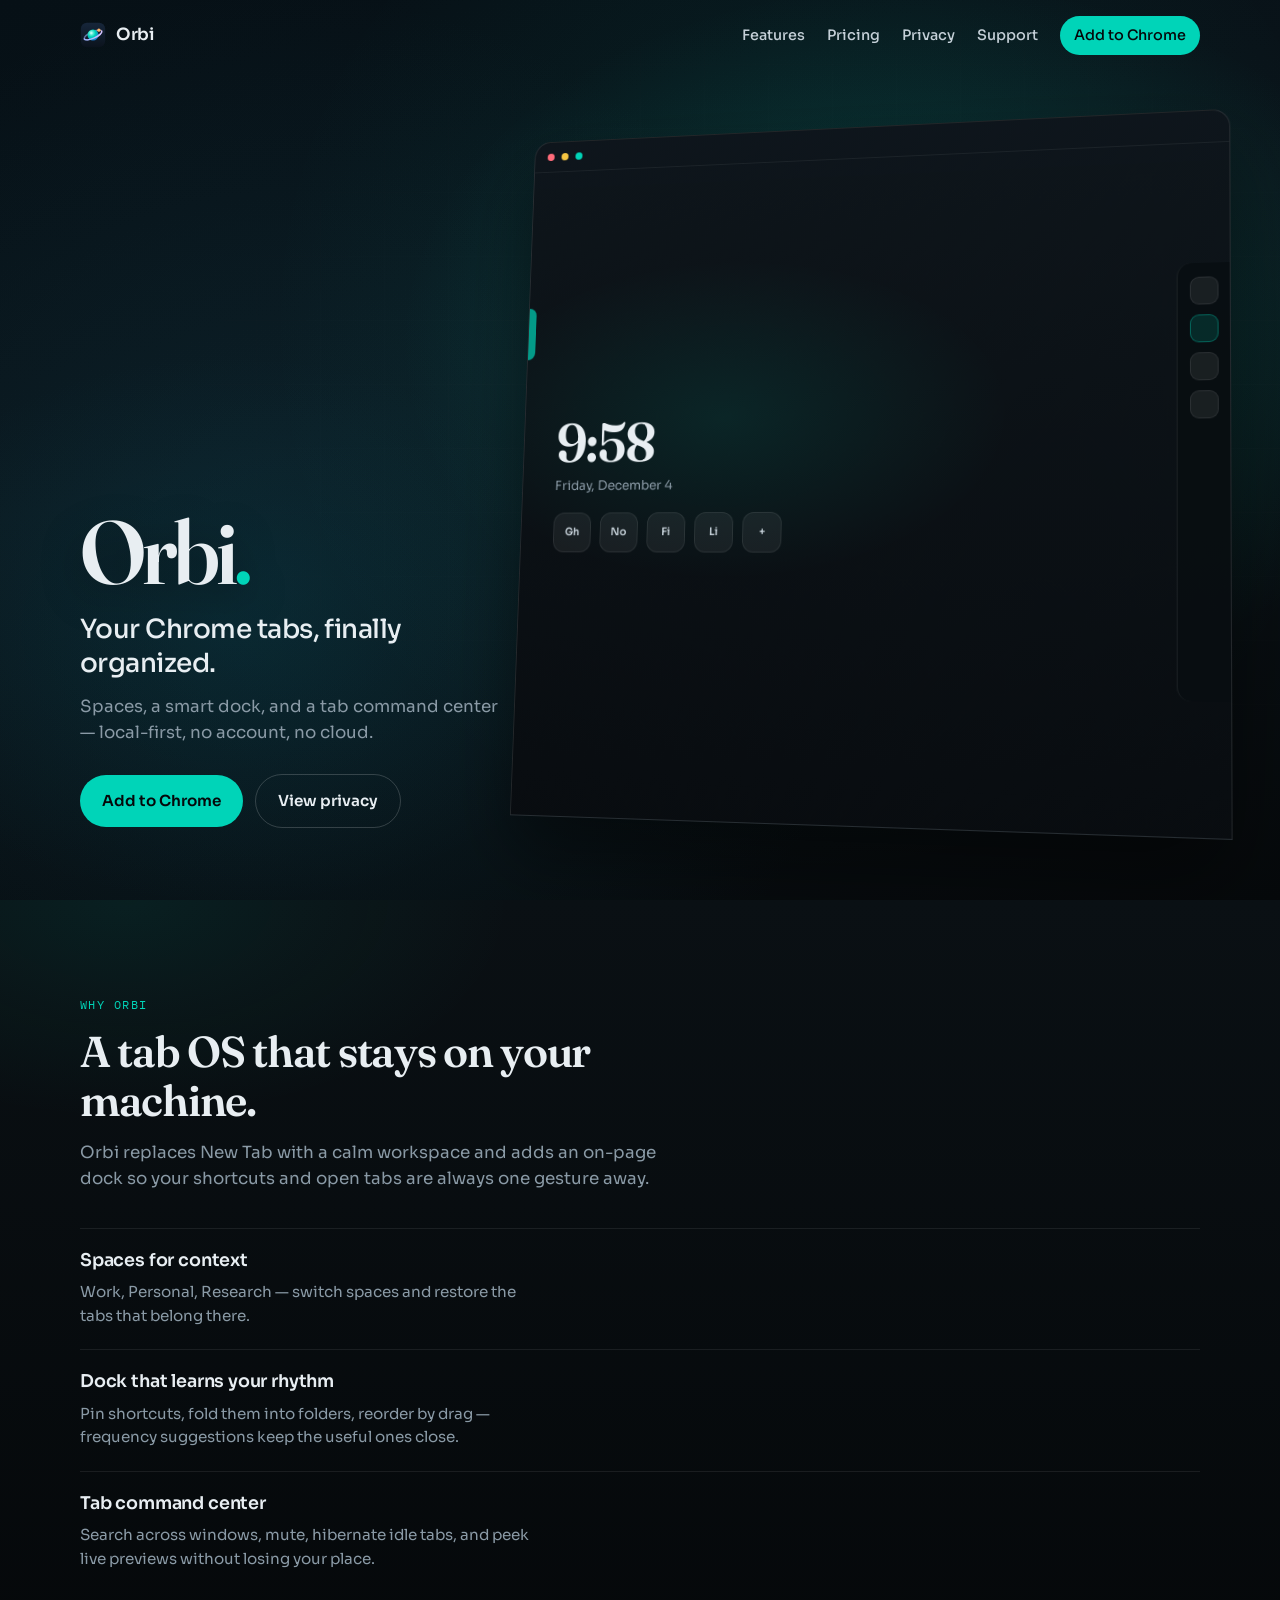
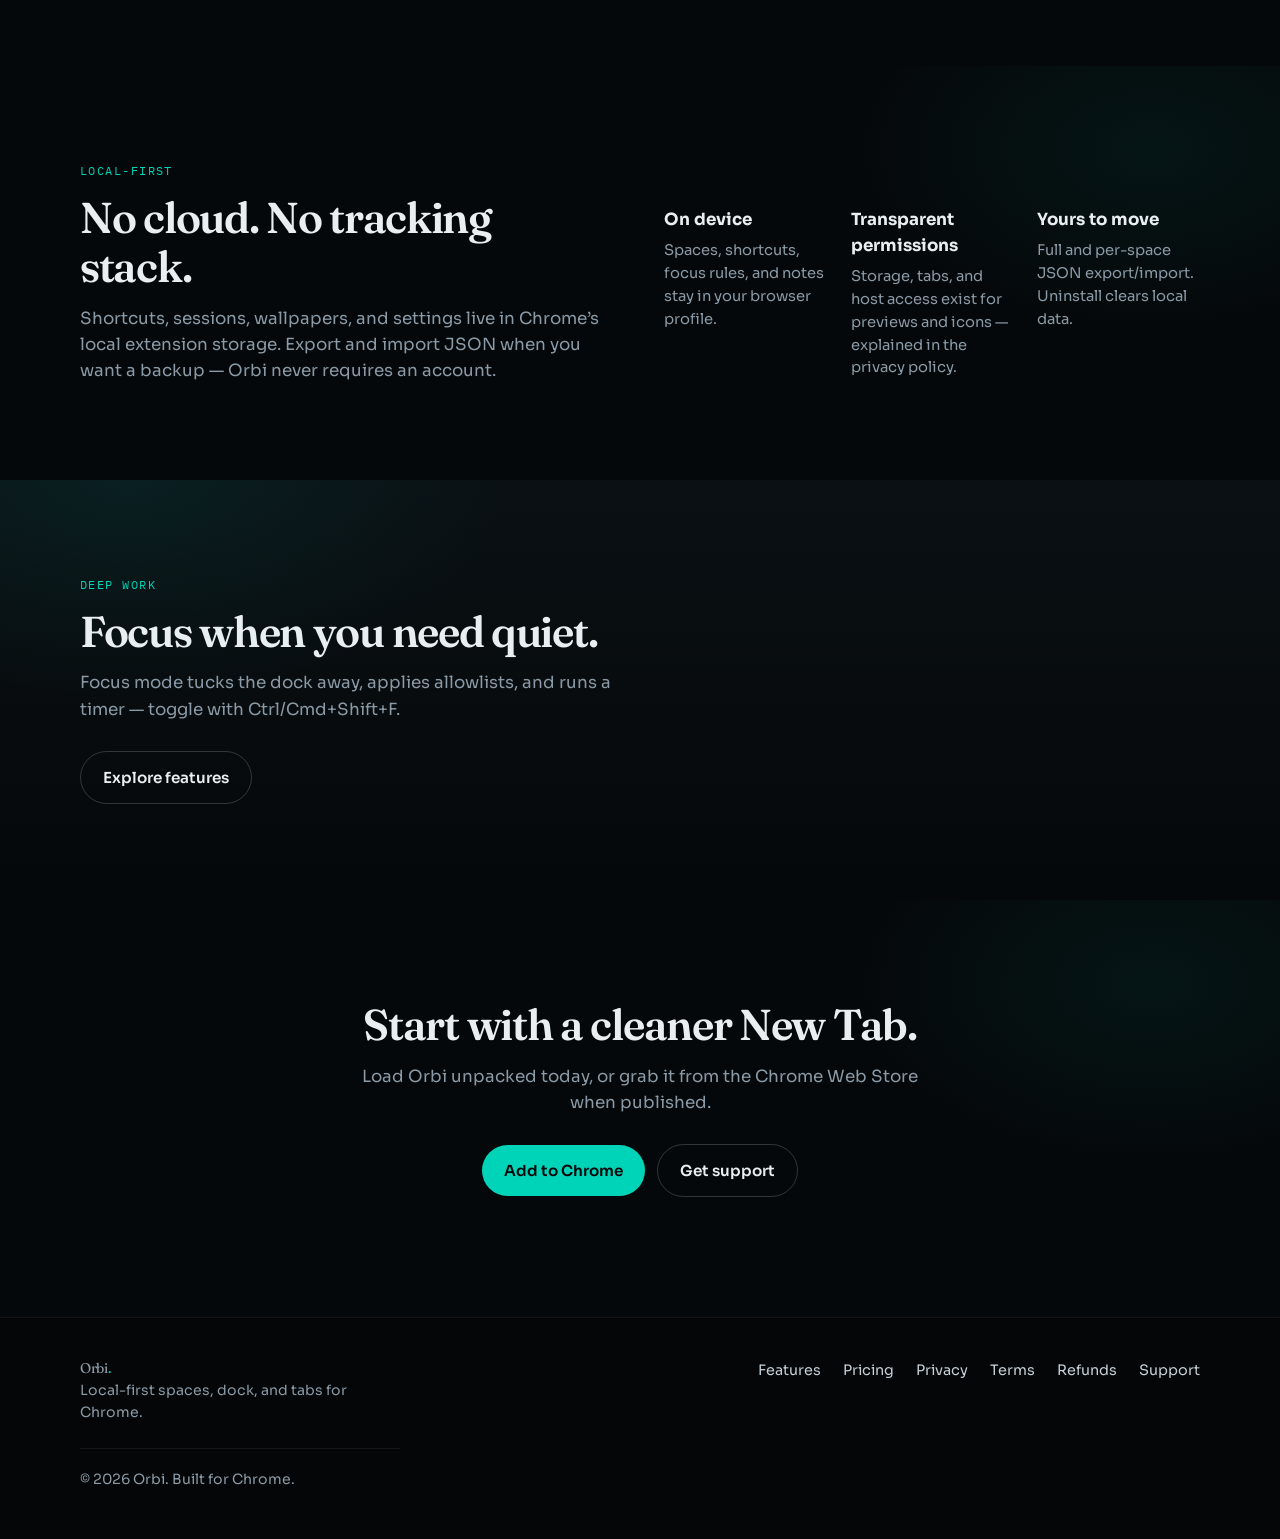
<file: index.html>
<!DOCTYPE html>
<html lang="en">
<head>
  <meta charset="UTF-8" />
  <meta name="viewport" content="width=device-width, initial-scale=1.0" />
  <!-- seo:start -->
  <meta name="description" content="Orbi turns Chrome's new tab into workspaces: separate spaces for work and personal, a smart shortcut dock, a tab manager with search, saved sessions, focus mode, and animated Material You wallpapers. Free." />
  <meta name="robots" content="index, follow, max-image-preview:large" />
  <link rel="canonical" href="https://orbi-new-tab-live-wallpapers-shortc.vercel.app/" />
  <meta name="theme-color" content="#05080a" />
  <meta property="og:type" content="website" />
  <meta property="og:site_name" content="Orbi" />
  <meta property="og:title" content="Orbi — New Tab Workspaces, Tab Manager &amp; Live Wallpapers for Chrome" />
  <meta property="og:description" content="Orbi turns Chrome's new tab into workspaces: separate spaces for work and personal, a smart shortcut dock, a tab manager with search, saved sessions, focus mode, and animated Material You wallpapers. Free." />
  <meta property="og:url" content="https://orbi-new-tab-live-wallpapers-shortc.vercel.app/" />
  <meta property="og:image" content="https://orbi-new-tab-live-wallpapers-shortc.vercel.app/assets/og-image.png" />
  <meta property="og:image:width" content="1200" />
  <meta property="og:image:height" content="630" />
  <meta property="og:image:alt" content="Orbi new tab with spaces, a shortcut dock, and an animated wallpaper" />
  <meta name="twitter:card" content="summary_large_image" />
  <meta name="twitter:title" content="Orbi — New Tab Workspaces, Tab Manager &amp; Live Wallpapers for Chrome" />
  <meta name="twitter:description" content="Orbi turns Chrome's new tab into workspaces: separate spaces for work and personal, a smart shortcut dock, a tab manager with search, saved sessions, focus mode, and animated Material You wallpapers. Free." />
  <meta name="twitter:image" content="https://orbi-new-tab-live-wallpapers-shortc.vercel.app/assets/og-image.png" />
  <script type="application/ld+json">{"@context":"https://schema.org","@type":"SoftwareApplication","name":"Orbi — Spaces, Tabs & Shortcut Dock","alternateName":"Orbi New Tab","applicationCategory":"BrowserApplication","applicationSubCategory":"Productivity","operatingSystem":"Google Chrome","url":"https://orbi-new-tab-live-wallpapers-shortc.vercel.app/","downloadUrl":"https://chromewebstore.google.com/detail/mlhchpbioeplikcfpmidjjmmdemodjef","installUrl":"https://chromewebstore.google.com/detail/mlhchpbioeplikcfpmidjjmmdemodjef","image":"https://orbi-new-tab-live-wallpapers-shortc.vercel.app/assets/og-image.png","description":"Orbi turns Chrome's new tab into workspaces: separate spaces for work and personal, a smart shortcut dock, a tab manager with search, saved sessions, focus mode, and animated Material You wallpapers. Free.","featureList":["Workspaces (spaces) for work, personal, and research","Tab manager with search across windows","Chrome tab groups per space","Smart shortcut dock","Session save and restore","Focus mode with timer and site blocking","Animated Material You and live wallpapers","Video wallpapers"],"offers":[{"@type":"Offer","name":"Free","price":"0","priceCurrency":"USD"},{"@type":"Offer","name":"Orbi Pro Monthly","price":"3.99","priceCurrency":"USD"},{"@type":"Offer","name":"Orbi Pro Yearly","price":"29.00","priceCurrency":"USD"},{"@type":"Offer","name":"Orbi Pro Lifetime","price":"59.00","priceCurrency":"USD"}],"publisher":{"@type":"Organization","name":"Fenwick Labs","url":"https://orbi-new-tab-live-wallpapers-shortc.vercel.app/"}}</script>
  <!-- seo:end -->
  <title>Orbi — New Tab Workspaces, Tab Manager &amp; Live Wallpapers for Chrome</title>
  <link rel="preconnect" href="https://fonts.googleapis.com" />
  <link rel="preconnect" href="https://fonts.gstatic.com" crossorigin />
  <link href="https://fonts.googleapis.com/css2?family=Fraunces:opsz,wght@9..144,500;9..144,600&family=IBM+Plex+Mono:wght@400;500&family=Sora:wght@400;500;600;700&display=swap" rel="stylesheet" />
  <link rel="icon" href="assets/favicon.png" />
  <link rel="stylesheet" href="css/site.css" />
</head>
<body>
  <a class="skip-link" href="#main">Skip to content</a>

  <header class="site-header">
    <div class="inner">
      <a class="brand-mark" href="index.html"><span class="orb" aria-hidden="true"></span> Orbi</a>
      <button class="nav-toggle" type="button" aria-label="Menu" aria-expanded="false" aria-controls="site-nav">
        <span></span><span></span><span></span>
      </button>
      <ul class="nav-links" id="site-nav">
        <li><a href="features.html">Features</a></li>
        <li><a href="pricing.html">Pricing</a></li>
        <li><a href="privacy.html">Privacy</a></li>
        <li><a href="support.html">Support</a></li>
        <li><a class="nav-cta" href="#install">Add to Chrome</a></li>
      </ul>
    </div>
  </header>

  <main id="main">
    <section class="hero" aria-label="Orbi">
      <div class="hero-visual" aria-hidden="true">
        <div class="hero-mesh"></div>
        <div class="product-stage">
          <div class="product-frame">
            <div class="product-topbar"><i></i><i></i><i></i></div>
            <div class="product-body">
              <div>
                <div class="fake-clock" data-live-clock>9:41</div>
                <div class="fake-date" data-live-date>Friday, August 7</div>
              </div>
              <div class="shortcut-row">
                <div class="shortcut-chip">Gh</div>
                <div class="shortcut-chip">No</div>
                <div class="shortcut-chip">Fi</div>
                <div class="shortcut-chip">Li</div>
                <div class="shortcut-chip">+</div>
              </div>
              <div class="tab-peek"></div>
              <div class="dock-rail">
                <span></span><span></span><span></span><span></span>
              </div>
            </div>
          </div>
        </div>
      </div>

      <div class="hero-copy">
        <p class="hero-brand">Orbi<span class="dot">.</span></p>
        <h1 class="hero-headline">Your Chrome tabs, finally organized.</h1>
        <p class="hero-lede">Spaces, a smart dock, and a tab command center — local-first, no account, no cloud.</p>
        <div class="cta-row">
          <a class="btn btn-primary" id="install" href="#install">Add to Chrome</a>
          <a class="btn btn-ghost" href="privacy.html">View privacy</a>
        </div>
      </div>
    </section>

    <section class="section band-ink">
      <div class="inner">
        <p class="section-kicker reveal">Why Orbi</p>
        <h2 class="section-title reveal">A tab OS that stays on your machine.</h2>
        <p class="section-lede reveal">Orbi replaces New Tab with a calm workspace and adds an on-page dock so your shortcuts and open tabs are always one gesture away.</p>
        <ul class="feature-list">
          <li class="reveal">
            <h3>Spaces for context</h3>
            <p>Work, Personal, Research — switch spaces and restore the tabs that belong there.</p>
          </li>
          <li class="reveal">
            <h3>Dock that learns your rhythm</h3>
            <p>Pin shortcuts, fold them into folders, reorder by drag — frequency suggestions keep the useful ones close.</p>
          </li>
          <li class="reveal">
            <h3>Tab command center</h3>
            <p>Search across windows, mute, hibernate idle tabs, and peek live previews without losing your place.</p>
          </li>
        </ul>
      </div>
    </section>

    <section class="section band-deep">
      <div class="inner split">
        <div>
          <p class="section-kicker reveal">Local-first</p>
          <h2 class="section-title reveal">No cloud. No tracking stack.</h2>
          <p class="section-lede reveal">Shortcuts, sessions, wallpapers, and settings live in Chrome’s local extension storage. Export and import JSON when you want a backup — Orbi never requires an account.</p>
        </div>
        <div class="local-strip reveal">
          <div>
            <strong>On device</strong>
            <p>Spaces, shortcuts, focus rules, and notes stay in your browser profile.</p>
          </div>
          <div>
            <strong>Transparent permissions</strong>
            <p>Storage, tabs, and host access exist for previews and icons — explained in the privacy policy.</p>
          </div>
          <div>
            <strong>Yours to move</strong>
            <p>Full and per-space JSON export/import. Uninstall clears local data.</p>
          </div>
        </div>
      </div>
    </section>

    <section class="section band-ink">
      <div class="inner">
        <p class="section-kicker reveal">Deep work</p>
        <h2 class="section-title reveal">Focus when you need quiet.</h2>
        <p class="section-lede reveal">Focus mode tucks the dock away, applies allowlists, and runs a timer — toggle with Ctrl/Cmd+Shift+F.</p>
        <div class="cta-row reveal" style="margin-top: 28px;">
          <a class="btn btn-ghost" href="features.html">Explore features</a>
        </div>
      </div>
    </section>

    <section class="closing band-deep">
      <div class="inner">
        <h2 class="section-title reveal">Start with a cleaner New Tab.</h2>
        <p class="section-lede reveal">Load Orbi unpacked today, or grab it from the Chrome Web Store when published.</p>
        <div class="cta-row reveal">
          <a class="btn btn-primary" href="#install">Add to Chrome</a>
          <a class="btn btn-ghost" href="support.html">Get support</a>
        </div>
      </div>
    </section>
  </main>

  <footer class="site-footer">
    <div class="inner">
      <div>
        <p class="footer-brand">Orbi<span>.</span></p>
        <p>Local-first spaces, dock, and tabs for Chrome.</p>
      </div>
      <ul class="footer-nav">
        <li><a href="features.html">Features</a></li>
        <li><a href="pricing.html">Pricing</a></li>
        <li><a href="privacy.html">Privacy</a></li>
        <li><a href="terms.html">Terms</a></li>
        <li><a href="refund.html">Refunds</a></li>
        <li><a href="support.html">Support</a></li>
      </ul>
      <p class="footer-copy">© 2026 Orbi. Built for Chrome.</p>
    </div>
  </footer>

  <script src="js/site.js"></script>
</body>
</html>
</file>
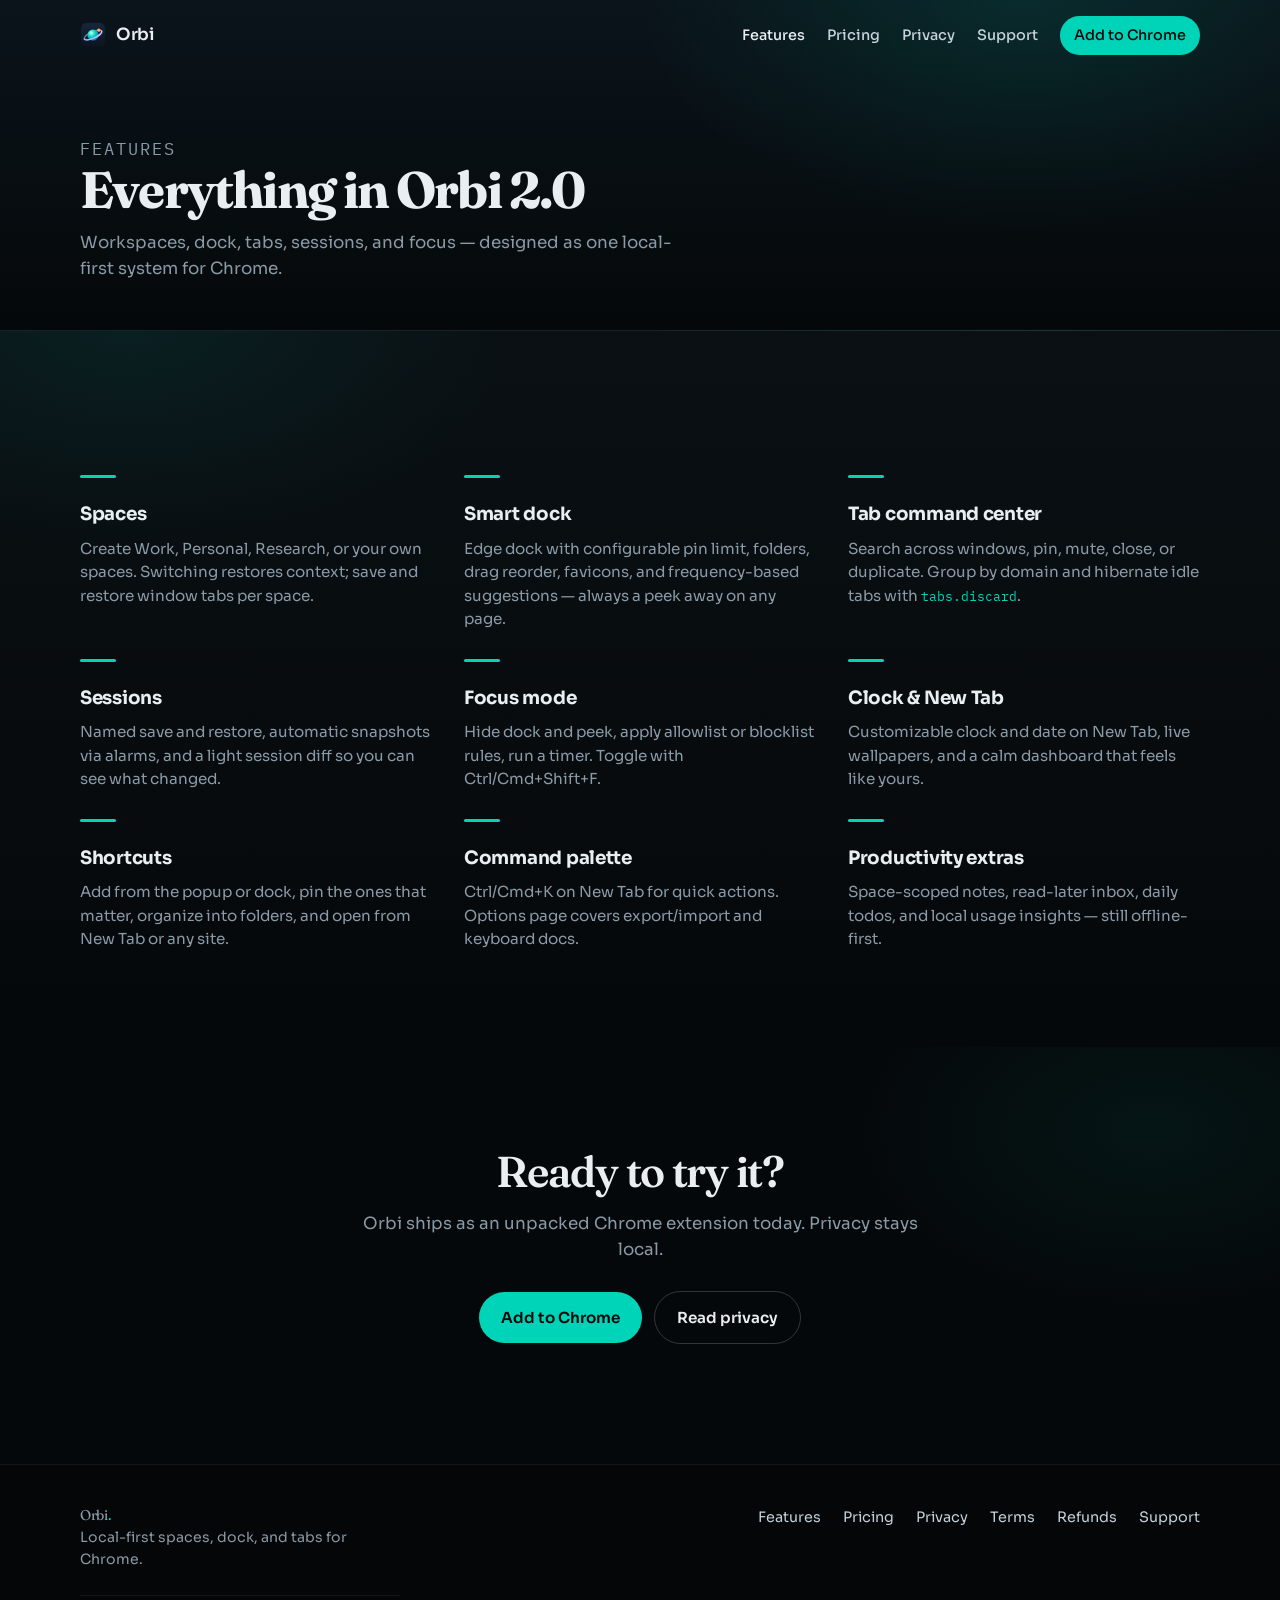
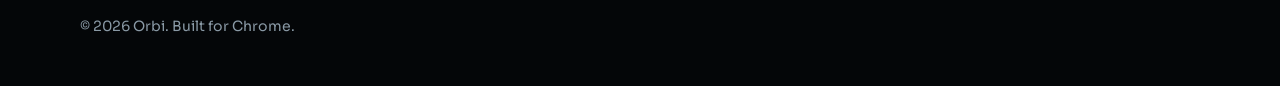
<file: features.html>
<!DOCTYPE html>
<html lang="en">
<head>
  <meta charset="UTF-8" />
  <meta name="viewport" content="width=device-width, initial-scale=1.0" />
  <!-- seo:start -->
  <meta name="description" content="Everything Orbi does: workspaces with their own tabs and shortcuts, a tab command center, tab groups by space, session restore, focus mode with a timer, and animated live wallpapers for your Chrome new tab." />
  <meta name="robots" content="index, follow, max-image-preview:large" />
  <link rel="canonical" href="https://orbi-new-tab-live-wallpapers-shortc.vercel.app/features.html" />
  <meta name="theme-color" content="#05080a" />
  <meta property="og:type" content="website" />
  <meta property="og:site_name" content="Orbi" />
  <meta property="og:title" content="Features — Spaces, Tab Manager, Shortcut Dock &amp; Wallpapers | Orbi" />
  <meta property="og:description" content="Everything Orbi does: workspaces with their own tabs and shortcuts, a tab command center, tab groups by space, session restore, focus mode with a timer, and animated live wallpapers for your Chrome new tab." />
  <meta property="og:url" content="https://orbi-new-tab-live-wallpapers-shortc.vercel.app/features.html" />
  <meta property="og:image" content="https://orbi-new-tab-live-wallpapers-shortc.vercel.app/assets/og-image.png" />
  <meta property="og:image:width" content="1200" />
  <meta property="og:image:height" content="630" />
  <meta property="og:image:alt" content="Orbi new tab with spaces, a shortcut dock, and an animated wallpaper" />
  <meta name="twitter:card" content="summary_large_image" />
  <meta name="twitter:title" content="Features — Spaces, Tab Manager, Shortcut Dock &amp; Wallpapers | Orbi" />
  <meta name="twitter:description" content="Everything Orbi does: workspaces with their own tabs and shortcuts, a tab command center, tab groups by space, session restore, focus mode with a timer, and animated live wallpapers for your Chrome new tab." />
  <meta name="twitter:image" content="https://orbi-new-tab-live-wallpapers-shortc.vercel.app/assets/og-image.png" />
  <!-- seo:end -->
  <title>Features — Spaces, Tab Manager, Shortcut Dock &amp; Wallpapers | Orbi</title>
  <link rel="preconnect" href="https://fonts.googleapis.com" />
  <link rel="preconnect" href="https://fonts.gstatic.com" crossorigin />
  <link href="https://fonts.googleapis.com/css2?family=Fraunces:opsz,wght@9..144,500;9..144,600&family=IBM+Plex+Mono:wght@400;500&family=Sora:wght@400;500;600;700&display=swap" rel="stylesheet" />
  <link rel="icon" href="assets/favicon.png" />
  <link rel="stylesheet" href="css/site.css" />
</head>
<body>
  <a class="skip-link" href="#main">Skip to content</a>

  <header class="site-header">
    <div class="inner">
      <a class="brand-mark" href="index.html"><span class="orb" aria-hidden="true"></span> Orbi</a>
      <button class="nav-toggle" type="button" aria-label="Menu" aria-expanded="false" aria-controls="site-nav">
        <span></span><span></span><span></span>
      </button>
      <ul class="nav-links" id="site-nav">
        <li><a href="features.html" aria-current="page">Features</a></li>
        <li><a href="pricing.html">Pricing</a></li>
        <li><a href="privacy.html">Privacy</a></li>
        <li><a href="support.html">Support</a></li>
        <li><a class="nav-cta" href="index.html#install">Add to Chrome</a></li>
      </ul>
    </div>
  </header>

  <main id="main">
    <header class="page-hero">
      <div class="inner">
        <p class="section-kicker">Features</p>
        <h1>Everything in Orbi 2.0</h1>
        <p>Workspaces, dock, tabs, sessions, and focus — designed as one local-first system for Chrome.</p>
      </div>
    </header>

    <section class="section band-ink">
      <div class="inner">
        <div class="feature-grid">
          <article class="feature-item reveal">
            <span class="mark" aria-hidden="true"></span>
            <h3>Spaces</h3>
            <p>Create Work, Personal, Research, or your own spaces. Switching restores context; save and restore window tabs per space.</p>
          </article>
          <article class="feature-item reveal">
            <span class="mark" aria-hidden="true"></span>
            <h3>Smart dock</h3>
            <p>Edge dock with configurable pin limit, folders, drag reorder, favicons, and frequency-based suggestions — always a peek away on any page.</p>
          </article>
          <article class="feature-item reveal">
            <span class="mark" aria-hidden="true"></span>
            <h3>Tab command center</h3>
            <p>Search across windows, pin, mute, close, or duplicate. Group by domain and hibernate idle tabs with <code style="font-family:var(--font-mono);font-size:0.85em;color:var(--teal)">tabs.discard</code>.</p>
          </article>
          <article class="feature-item reveal">
            <span class="mark" aria-hidden="true"></span>
            <h3>Sessions</h3>
            <p>Named save and restore, automatic snapshots via alarms, and a light session diff so you can see what changed.</p>
          </article>
          <article class="feature-item reveal">
            <span class="mark" aria-hidden="true"></span>
            <h3>Focus mode</h3>
            <p>Hide dock and peek, apply allowlist or blocklist rules, run a timer. Toggle with Ctrl/Cmd+Shift+F.</p>
          </article>
          <article class="feature-item reveal">
            <span class="mark" aria-hidden="true"></span>
            <h3>Clock &amp; New Tab</h3>
            <p>Customizable clock and date on New Tab, live wallpapers, and a calm dashboard that feels like yours.</p>
          </article>
          <article class="feature-item reveal">
            <span class="mark" aria-hidden="true"></span>
            <h3>Shortcuts</h3>
            <p>Add from the popup or dock, pin the ones that matter, organize into folders, and open from New Tab or any site.</p>
          </article>
          <article class="feature-item reveal">
            <span class="mark" aria-hidden="true"></span>
            <h3>Command palette</h3>
            <p>Ctrl/Cmd+K on New Tab for quick actions. Options page covers export/import and keyboard docs.</p>
          </article>
          <article class="feature-item reveal">
            <span class="mark" aria-hidden="true"></span>
            <h3>Productivity extras</h3>
            <p>Space-scoped notes, read-later inbox, daily todos, and local usage insights — still offline-first.</p>
          </article>
        </div>
      </div>
    </section>

    <section class="closing band-deep">
      <div class="inner">
        <h2 class="section-title reveal">Ready to try it?</h2>
        <p class="section-lede reveal">Orbi ships as an unpacked Chrome extension today. Privacy stays local.</p>
        <div class="cta-row reveal">
          <a class="btn btn-primary" href="index.html#install">Add to Chrome</a>
          <a class="btn btn-ghost" href="privacy.html">Read privacy</a>
        </div>
      </div>
    </section>
  </main>

  <footer class="site-footer">
    <div class="inner">
      <div>
        <p class="footer-brand">Orbi<span>.</span></p>
        <p>Local-first spaces, dock, and tabs for Chrome.</p>
      </div>
      <ul class="footer-nav">
        <li><a href="features.html">Features</a></li>
        <li><a href="pricing.html">Pricing</a></li>
        <li><a href="privacy.html">Privacy</a></li>
        <li><a href="terms.html">Terms</a></li>
        <li><a href="refund.html">Refunds</a></li>
        <li><a href="support.html">Support</a></li>
      </ul>
      <p class="footer-copy">© 2026 Orbi. Built for Chrome.</p>
    </div>
  </footer>

  <script src="js/site.js"></script>
</body>
</html>
</file>
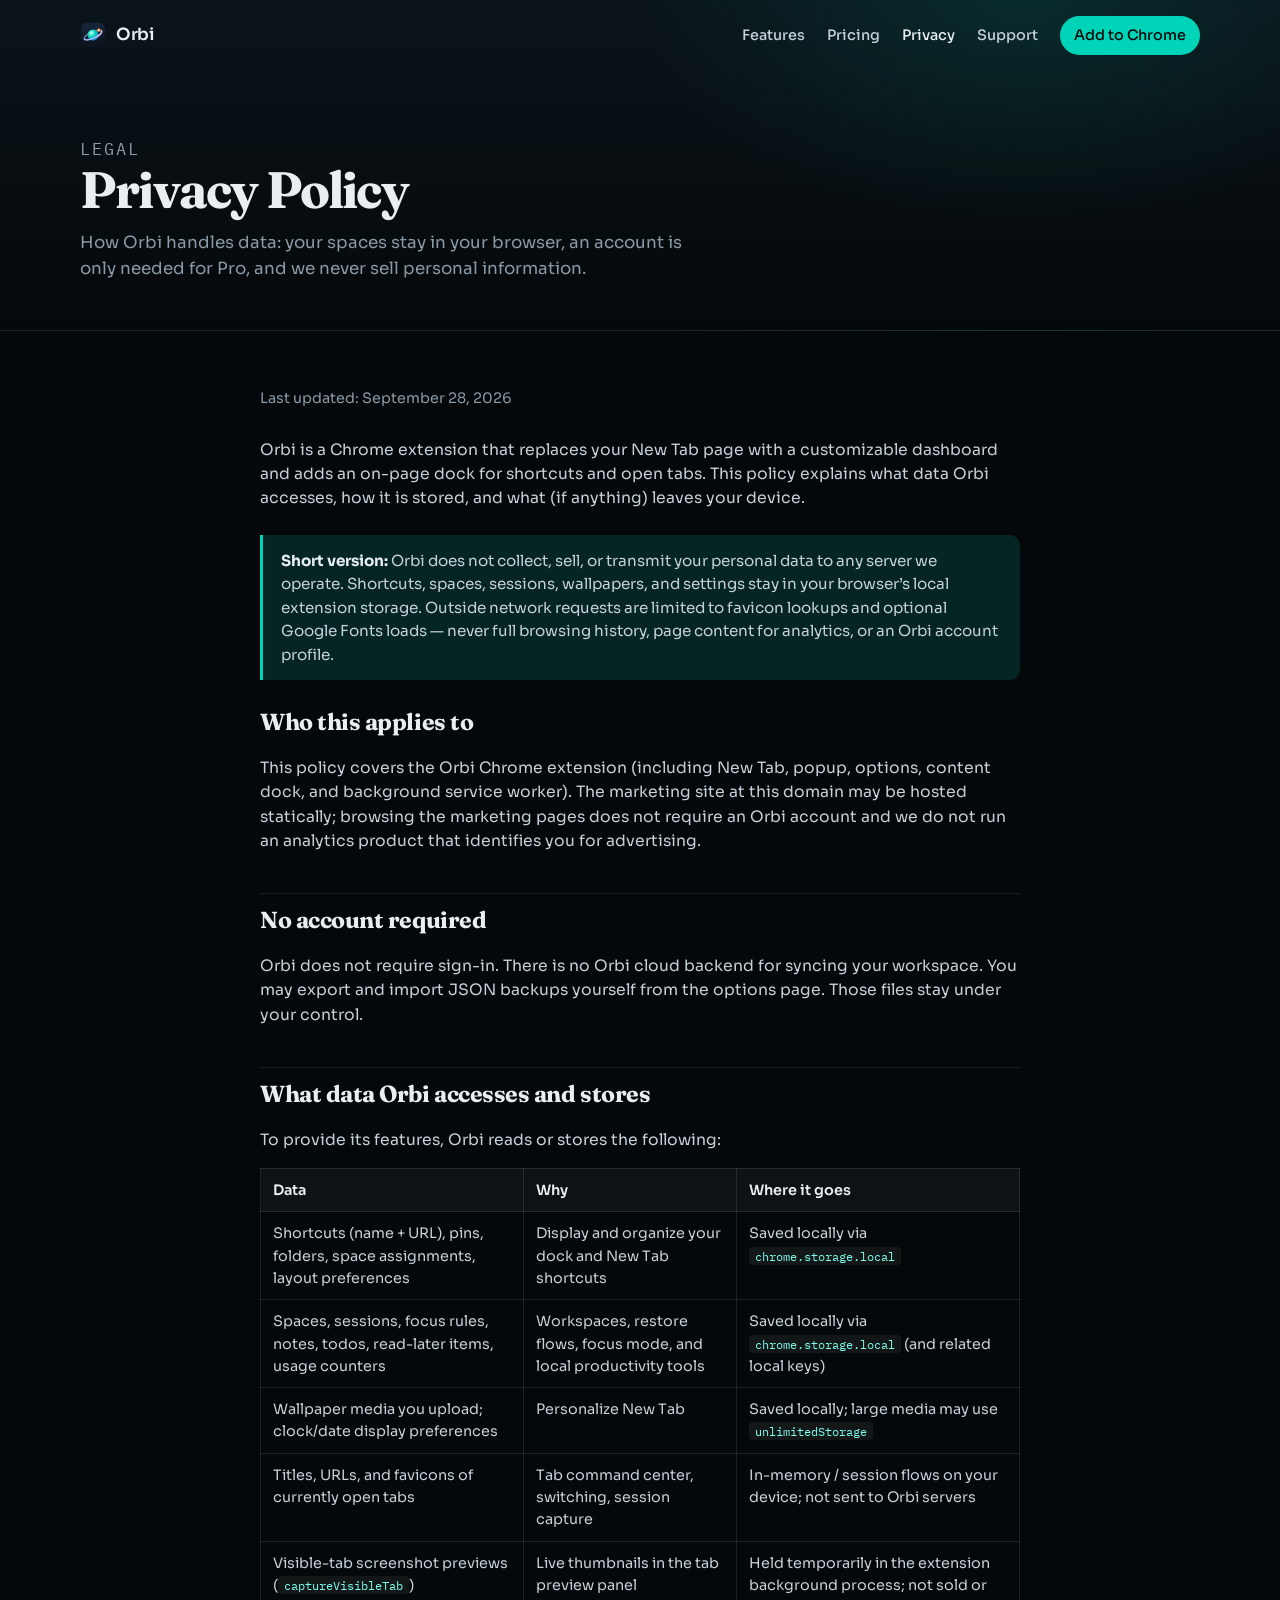
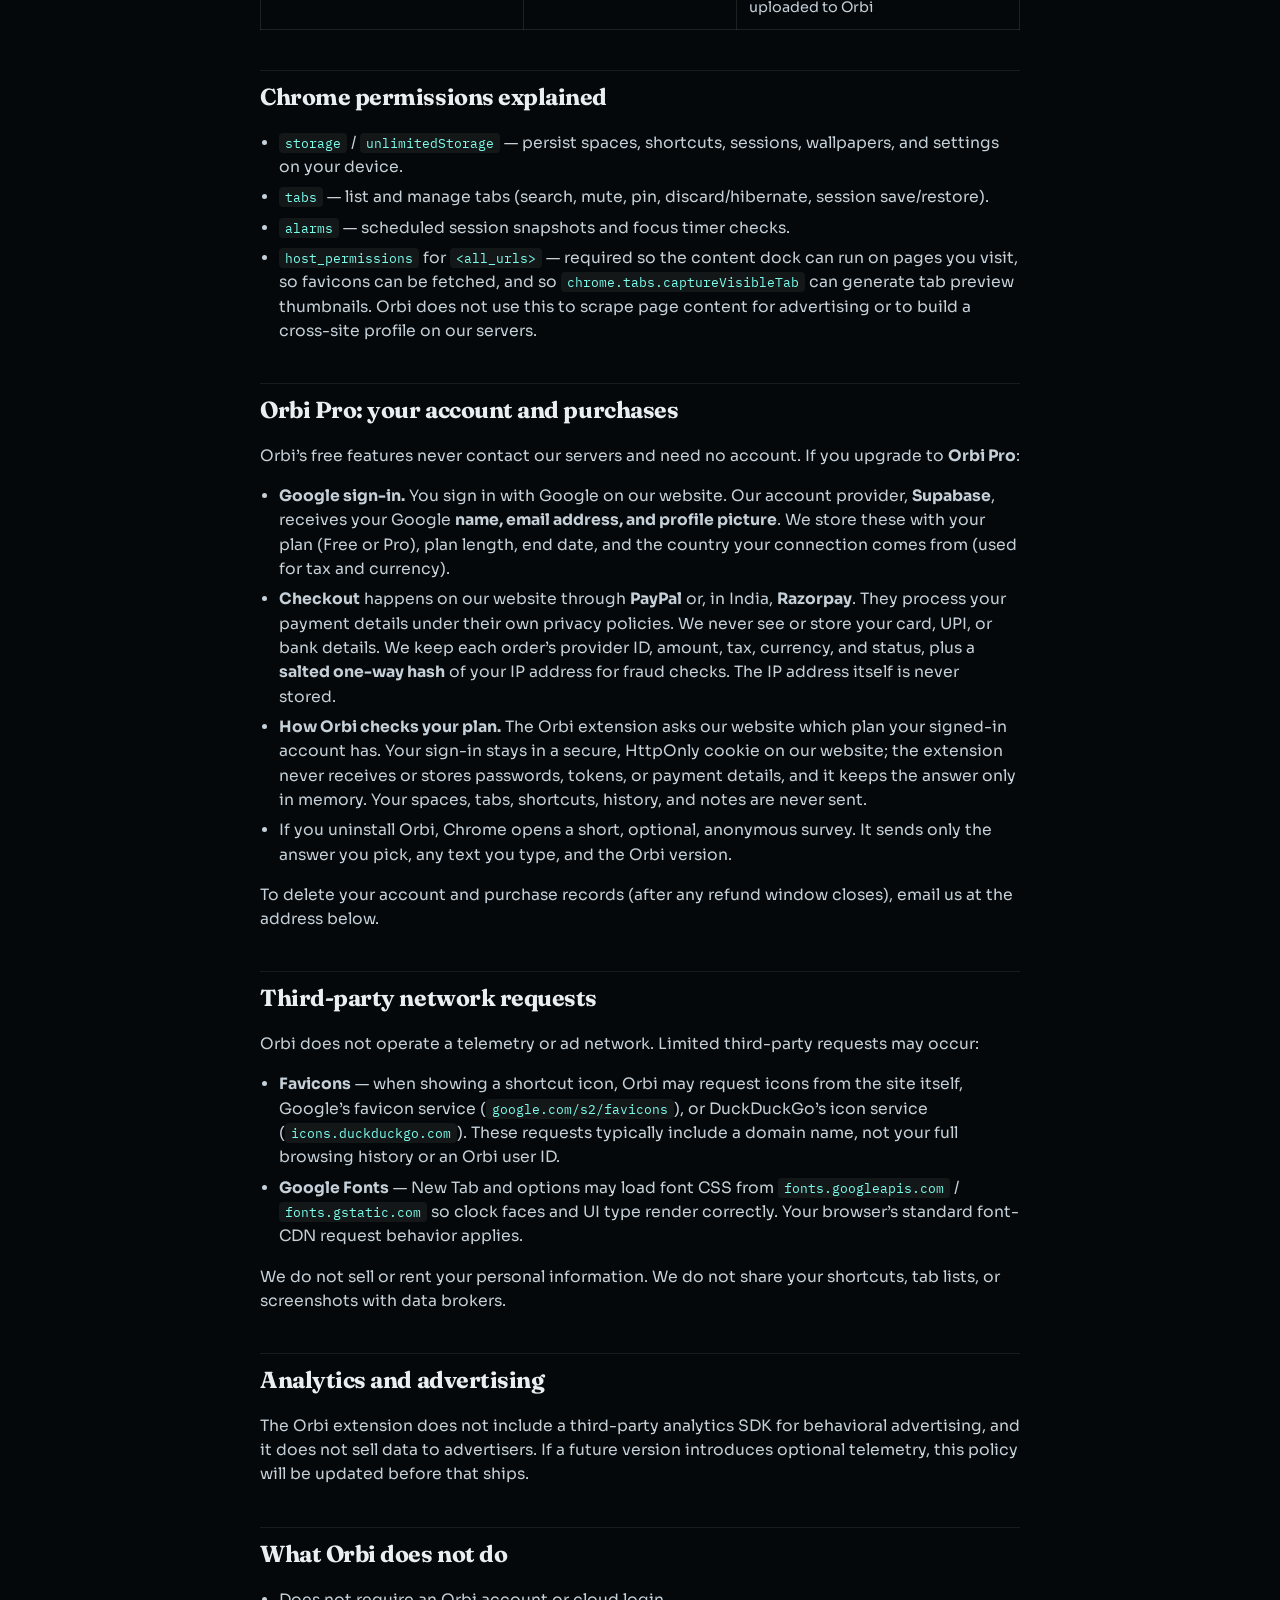
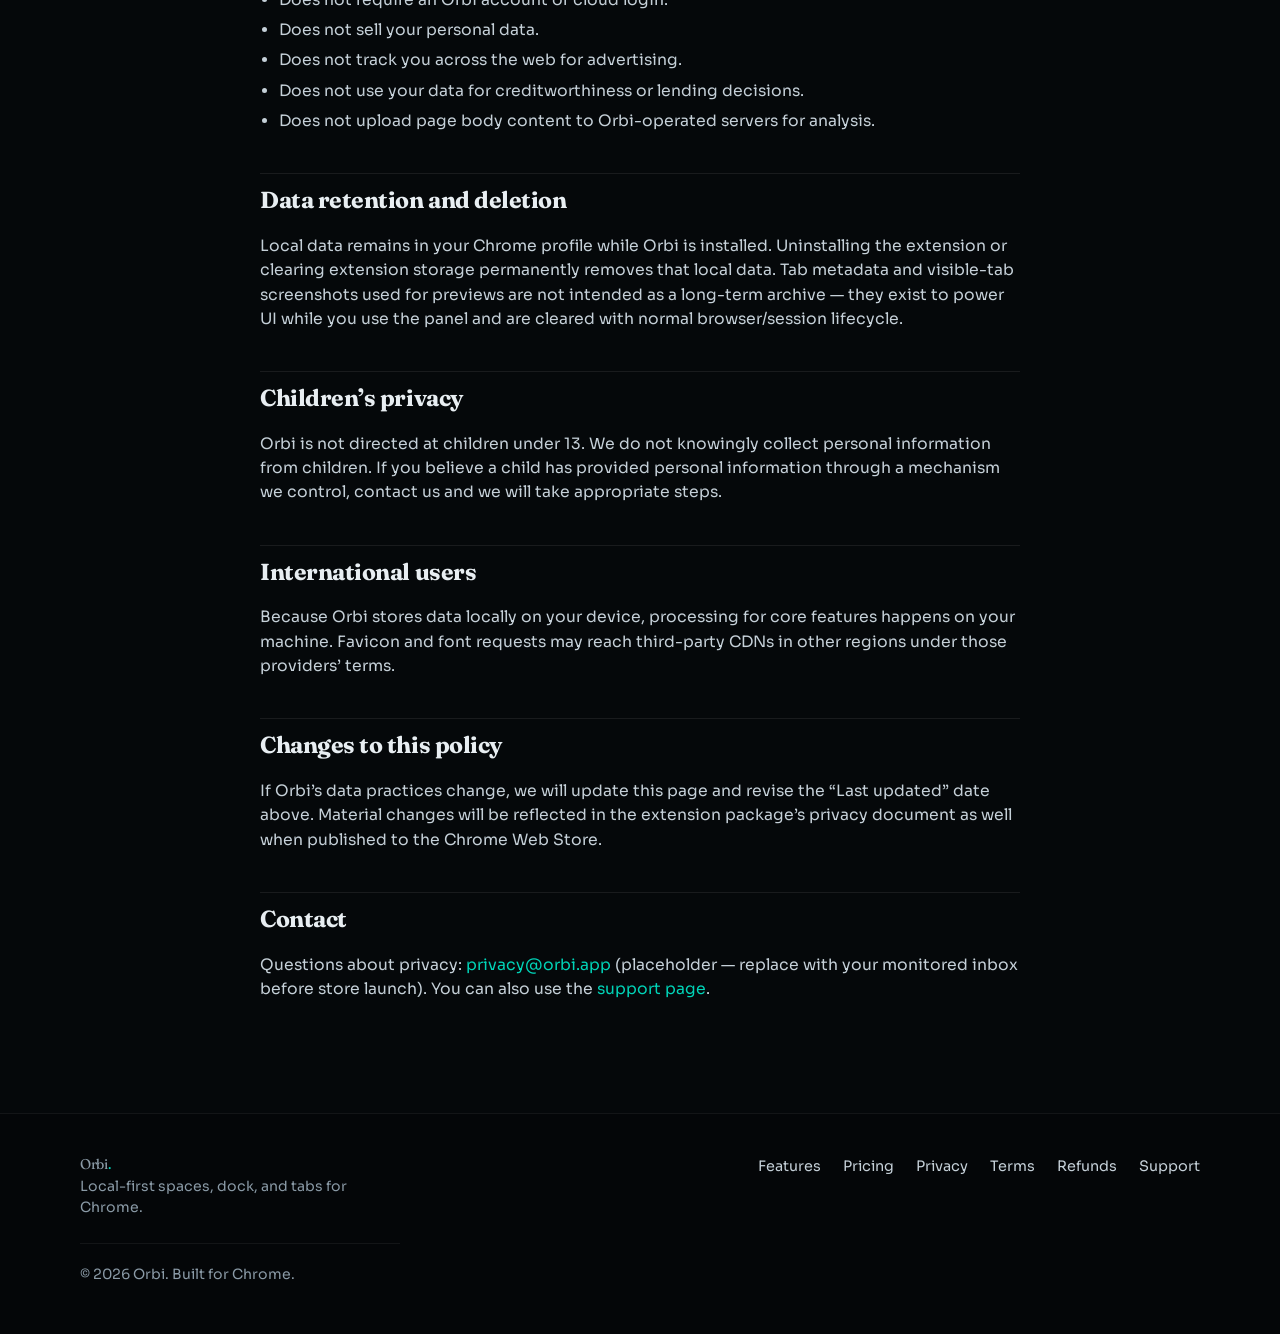
<file: privacy.html>
<!DOCTYPE html>
<html lang="en">
<head>
  <meta charset="UTF-8" />
  <meta name="viewport" content="width=device-width, initial-scale=1.0" />
  <!-- seo:start -->
  <meta name="description" content="How Orbi handles data: your spaces, tabs, and notes stay in your browser; an account is only needed for Orbi Pro." />
  <meta name="robots" content="index, follow, max-image-preview:large" />
  <link rel="canonical" href="https://orbi-new-tab-live-wallpapers-shortc.vercel.app/privacy.html" />
  <meta name="theme-color" content="#05080a" />
  <meta property="og:type" content="website" />
  <meta property="og:site_name" content="Orbi" />
  <meta property="og:title" content="Privacy Policy — Orbi" />
  <meta property="og:description" content="How Orbi handles data: your spaces, tabs, and notes stay in your browser; an account is only needed for Orbi Pro." />
  <meta property="og:url" content="https://orbi-new-tab-live-wallpapers-shortc.vercel.app/privacy.html" />
  <meta property="og:image" content="https://orbi-new-tab-live-wallpapers-shortc.vercel.app/assets/og-image.png" />
  <meta property="og:image:width" content="1200" />
  <meta property="og:image:height" content="630" />
  <meta property="og:image:alt" content="Orbi new tab with spaces, a shortcut dock, and an animated wallpaper" />
  <meta name="twitter:card" content="summary_large_image" />
  <meta name="twitter:title" content="Privacy Policy — Orbi" />
  <meta name="twitter:description" content="How Orbi handles data: your spaces, tabs, and notes stay in your browser; an account is only needed for Orbi Pro." />
  <meta name="twitter:image" content="https://orbi-new-tab-live-wallpapers-shortc.vercel.app/assets/og-image.png" />
  <!-- seo:end -->
  <title>Privacy Policy — Orbi</title>
  <link rel="preconnect" href="https://fonts.googleapis.com" />
  <link rel="preconnect" href="https://fonts.gstatic.com" crossorigin />
  <link href="https://fonts.googleapis.com/css2?family=Fraunces:opsz,wght@9..144,500;9..144,600&family=IBM+Plex+Mono:wght@400;500&family=Sora:wght@400;500;600;700&display=swap" rel="stylesheet" />
  <link rel="icon" href="assets/favicon.png" />
  <link rel="stylesheet" href="css/site.css" />
</head>
<body>
  <a class="skip-link" href="#main">Skip to content</a>

  <header class="site-header">
    <div class="inner">
      <a class="brand-mark" href="index.html"><span class="orb" aria-hidden="true"></span> Orbi</a>
      <button class="nav-toggle" type="button" aria-label="Menu" aria-expanded="false" aria-controls="site-nav">
        <span></span><span></span><span></span>
      </button>
      <ul class="nav-links" id="site-nav">
        <li><a href="features.html">Features</a></li>
        <li><a href="pricing.html">Pricing</a></li>
        <li><a href="privacy.html" aria-current="page">Privacy</a></li>
        <li><a href="support.html">Support</a></li>
        <li><a class="nav-cta" href="index.html#install">Add to Chrome</a></li>
      </ul>
    </div>
  </header>

  <main id="main">
    <header class="page-hero">
      <div class="inner">
        <p class="section-kicker">Legal</p>
        <h1>Privacy Policy</h1>
        <p>How Orbi handles data: your spaces stay in your browser, an account is only needed for Pro, and we never sell personal information.</p>
      </div>
    </header>

    <article class="prose">
      <p class="meta">Last updated: September 28, 2026</p>

      <p>
        Orbi is a Chrome extension that replaces your New Tab page with a customizable dashboard
        and adds an on-page dock for shortcuts and open tabs. This policy explains what data Orbi
        accesses, how it is stored, and what (if anything) leaves your device.
      </p>

      <div class="callout">
        <strong>Short version:</strong> Orbi does not collect, sell, or transmit your personal data
        to any server we operate. Shortcuts, spaces, sessions, wallpapers, and settings stay in
        your browser’s local extension storage. Outside network requests are limited to favicon
        lookups and optional Google Fonts loads — never full browsing history, page content for
        analytics, or an Orbi account profile.
      </div>

      <h2>Who this applies to</h2>
      <p>
        This policy covers the Orbi Chrome extension (including New Tab, popup, options, content
        dock, and background service worker). The marketing site at this domain may be hosted
        statically; browsing the marketing pages does not require an Orbi account and we do not
        run an analytics product that identifies you for advertising.
      </p>

      <h2>No account required</h2>
      <p>
        Orbi does not require sign-in. There is no Orbi cloud backend for syncing your workspace.
        You may export and import JSON backups yourself from the options page. Those files stay
        under your control.
      </p>

      <h2>What data Orbi accesses and stores</h2>
      <p>To provide its features, Orbi reads or stores the following:</p>
      <table>
        <thead>
          <tr>
            <th>Data</th>
            <th>Why</th>
            <th>Where it goes</th>
          </tr>
        </thead>
        <tbody>
          <tr>
            <td>Shortcuts (name + URL), pins, folders, space assignments, layout preferences</td>
            <td>Display and organize your dock and New Tab shortcuts</td>
            <td>Saved locally via <code>chrome.storage.local</code></td>
          </tr>
          <tr>
            <td>Spaces, sessions, focus rules, notes, todos, read-later items, usage counters</td>
            <td>Workspaces, restore flows, focus mode, and local productivity tools</td>
            <td>Saved locally via <code>chrome.storage.local</code> (and related local keys)</td>
          </tr>
          <tr>
            <td>Wallpaper media you upload; clock/date display preferences</td>
            <td>Personalize New Tab</td>
            <td>Saved locally; large media may use <code>unlimitedStorage</code></td>
          </tr>
          <tr>
            <td>Titles, URLs, and favicons of currently open tabs</td>
            <td>Tab command center, switching, session capture</td>
            <td>In-memory / session flows on your device; not sent to Orbi servers</td>
          </tr>
          <tr>
            <td>Visible-tab screenshot previews (<code>captureVisibleTab</code>)</td>
            <td>Live thumbnails in the tab preview panel</td>
            <td>Held temporarily in the extension background process; not sold or uploaded to Orbi</td>
          </tr>
        </tbody>
      </table>

      <h2>Chrome permissions explained</h2>
      <ul>
        <li><code>storage</code> / <code>unlimitedStorage</code> — persist spaces, shortcuts, sessions, wallpapers, and settings on your device.</li>
        <li><code>tabs</code> — list and manage tabs (search, mute, pin, discard/hibernate, session save/restore).</li>
        <li><code>alarms</code> — scheduled session snapshots and focus timer checks.</li>
        <li><code>host_permissions</code> for <code>&lt;all_urls&gt;</code> — required so the content dock can run on pages you visit, so favicons can be fetched, and so <code>chrome.tabs.captureVisibleTab</code> can generate tab preview thumbnails. Orbi does not use this to scrape page content for advertising or to build a cross-site profile on our servers.</li>
      </ul>

      <h2>Orbi Pro: your account and purchases</h2>
      <p>
        Orbi’s free features never contact our servers and need no account. If you upgrade to <strong>Orbi Pro</strong>:
      </p>
      <ul>
        <li><strong>Google sign-in.</strong> You sign in with Google on our website. Our account provider, <strong>Supabase</strong>, receives your Google <strong>name, email address, and profile picture</strong>. We store these with your plan (Free or Pro), plan length, end date, and the country your connection comes from (used for tax and currency).</li>
        <li><strong>Checkout</strong> happens on our website through <strong>PayPal</strong> or, in India, <strong>Razorpay</strong>. They process your payment details under their own privacy policies. We never see or store your card, UPI, or bank details. We keep each order’s provider ID, amount, tax, currency, and status, plus a <strong>salted one-way hash</strong> of your IP address for fraud checks. The IP address itself is never stored.</li>
        <li><strong>How Orbi checks your plan.</strong> The Orbi extension asks our website which plan your signed-in account has. Your sign-in stays in a secure, HttpOnly cookie on our website; the extension never receives or stores passwords, tokens, or payment details, and it keeps the answer only in memory. Your spaces, tabs, shortcuts, history, and notes are never sent.</li>
        <li>If you uninstall Orbi, Chrome opens a short, optional, anonymous survey. It sends only the answer you pick, any text you type, and the Orbi version.</li>
      </ul>
      <p>To delete your account and purchase records (after any refund window closes), email us at the address below.</p>

      
<h2>Third-party network requests</h2>
      <p>
        Orbi does not operate a telemetry or ad network. Limited third-party requests may occur:
      </p>
      <ul>
        <li>
          <strong>Favicons</strong> — when showing a shortcut icon, Orbi may request icons from the
          site itself, Google’s favicon service (<code>google.com/s2/favicons</code>), or DuckDuckGo’s
          icon service (<code>icons.duckduckgo.com</code>). These requests typically include a domain
          name, not your full browsing history or an Orbi user ID.
        </li>
        <li>
          <strong>Google Fonts</strong> — New Tab and options may load font CSS from
          <code>fonts.googleapis.com</code> / <code>fonts.gstatic.com</code> so clock faces and UI
          type render correctly. Your browser’s standard font-CDN request behavior applies.
        </li>
      </ul>
      <p>
        We do not sell or rent your personal information. We do not share your shortcuts, tab lists,
        or screenshots with data brokers.
      </p>

      <h2>Analytics and advertising</h2>
      <p>
        The Orbi extension does not include a third-party analytics SDK for behavioral advertising,
        and it does not sell data to advertisers. If a future version introduces optional telemetry,
        this policy will be updated before that ships.
      </p>

      <h2>What Orbi does not do</h2>
      <ul>
        <li>Does not require an Orbi account or cloud login.</li>
        <li>Does not sell your personal data.</li>
        <li>Does not track you across the web for advertising.</li>
        <li>Does not use your data for creditworthiness or lending decisions.</li>
        <li>Does not upload page body content to Orbi-operated servers for analysis.</li>
      </ul>

      <h2>Data retention and deletion</h2>
      <p>
        Local data remains in your Chrome profile while Orbi is installed. Uninstalling the
        extension or clearing extension storage permanently removes that local data. Tab metadata
        and visible-tab screenshots used for previews are not intended as a long-term archive —
        they exist to power UI while you use the panel and are cleared with normal browser/session
        lifecycle.
      </p>

      <h2>Children’s privacy</h2>
      <p>
        Orbi is not directed at children under 13. We do not knowingly collect personal information
        from children. If you believe a child has provided personal information through a mechanism
        we control, contact us and we will take appropriate steps.
      </p>

      <h2>International users</h2>
      <p>
        Because Orbi stores data locally on your device, processing for core features happens on
        your machine. Favicon and font requests may reach third-party CDNs in other regions under
        those providers’ terms.
      </p>

      <h2>Changes to this policy</h2>
      <p>
        If Orbi’s data practices change, we will update this page and revise the “Last updated”
        date above. Material changes will be reflected in the extension package’s privacy document
        as well when published to the Chrome Web Store.
      </p>

      <h2>Contact</h2>
      <p>
        Questions about privacy:
        <a href="mailto:privacy@orbi.app">privacy@orbi.app</a>
        (placeholder — replace with your monitored inbox before store launch).
        You can also use the <a href="support.html">support page</a>.
      </p>
    </article>
  </main>

  <footer class="site-footer">
    <div class="inner">
      <div>
        <p class="footer-brand">Orbi<span>.</span></p>
        <p>Local-first spaces, dock, and tabs for Chrome.</p>
      </div>
      <ul class="footer-nav">
        <li><a href="features.html">Features</a></li>
        <li><a href="pricing.html">Pricing</a></li>
        <li><a href="privacy.html">Privacy</a></li>
        <li><a href="terms.html">Terms</a></li>
        <li><a href="refund.html">Refunds</a></li>
        <li><a href="support.html">Support</a></li>
      </ul>
      <p class="footer-copy">© 2026 Orbi. Built for Chrome.</p>
    </div>
  </footer>

  <script src="js/site.js"></script>
</body>
</html>
</file>
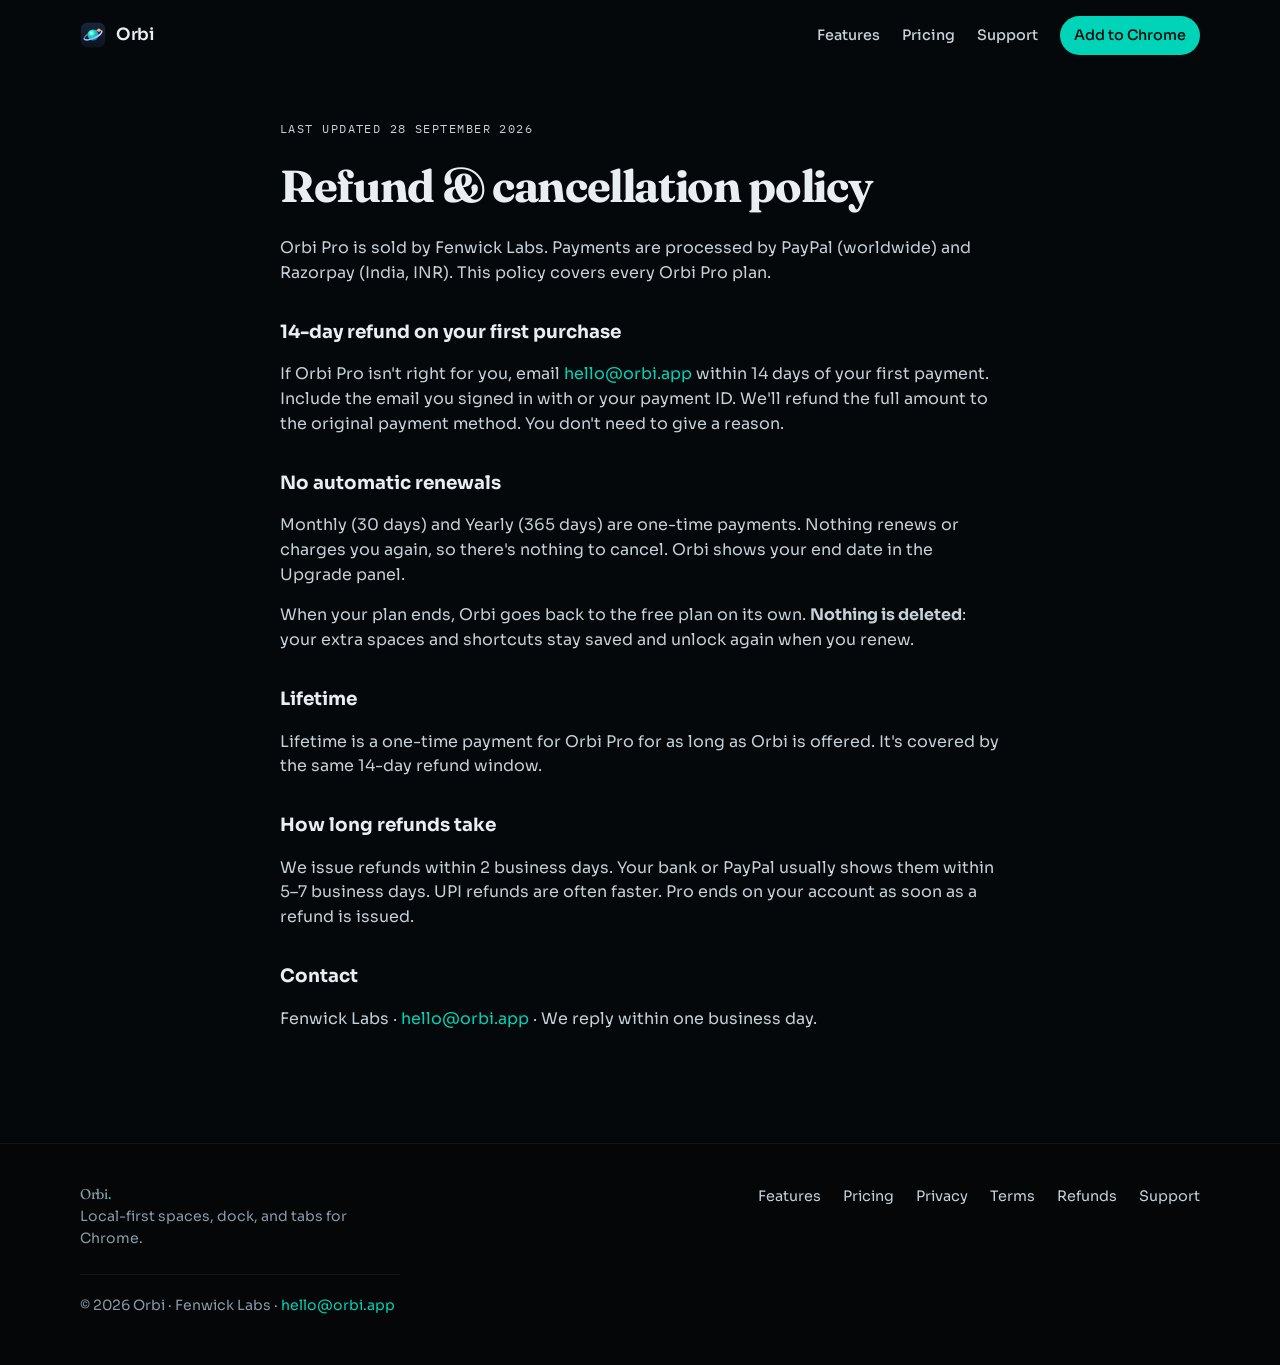
<file: refund.html>
<!DOCTYPE html>
<html lang="en">
<head>
  <meta charset="UTF-8" />
  <meta name="viewport" content="width=device-width, initial-scale=1.0" />
  <!-- seo:start -->
  <meta name="description" content="14-day refunds on your first Orbi Pro purchase. Plans don't renew automatically." />
  <meta name="robots" content="index, follow, max-image-preview:large" />
  <link rel="canonical" href="https://orbi-new-tab-live-wallpapers-shortc.vercel.app/refund.html" />
  <meta name="theme-color" content="#05080a" />
  <meta property="og:type" content="website" />
  <meta property="og:site_name" content="Orbi" />
  <meta property="og:title" content="Refund Policy — Orbi Pro" />
  <meta property="og:description" content="14-day refunds on your first Orbi Pro purchase. Plans don't renew automatically." />
  <meta property="og:url" content="https://orbi-new-tab-live-wallpapers-shortc.vercel.app/refund.html" />
  <meta property="og:image" content="https://orbi-new-tab-live-wallpapers-shortc.vercel.app/assets/og-image.png" />
  <meta property="og:image:width" content="1200" />
  <meta property="og:image:height" content="630" />
  <meta property="og:image:alt" content="Orbi new tab with spaces, a shortcut dock, and an animated wallpaper" />
  <meta name="twitter:card" content="summary_large_image" />
  <meta name="twitter:title" content="Refund Policy — Orbi Pro" />
  <meta name="twitter:description" content="14-day refunds on your first Orbi Pro purchase. Plans don't renew automatically." />
  <meta name="twitter:image" content="https://orbi-new-tab-live-wallpapers-shortc.vercel.app/assets/og-image.png" />
  <!-- seo:end -->
  <title>Refund Policy — Orbi Pro</title>
  <link rel="preconnect" href="https://fonts.googleapis.com" />
  <link rel="preconnect" href="https://fonts.gstatic.com" crossorigin />
  <link href="https://fonts.googleapis.com/css2?family=Fraunces:opsz,wght@9..144,500;9..144,600&family=IBM+Plex+Mono:wght@400;500&family=Sora:wght@400;500;600;700&display=swap" rel="stylesheet" />
  <link rel="icon" href="assets/favicon.png" />
  <link rel="stylesheet" href="css/site.css" />
  <link rel="stylesheet" href="css/pricing.css" />
</head>
<body>
  <a class="skip-link" href="#main">Skip to content</a>

  <header class="site-header">
    <div class="inner">
      <a class="brand-mark" href="index.html"><span class="orb" aria-hidden="true"></span> Orbi</a>
      <button class="nav-toggle" type="button" aria-label="Menu" aria-expanded="false" aria-controls="site-nav">
        <span></span><span></span><span></span>
      </button>
      <ul class="nav-links" id="site-nav">
        <li><a href="features.html">Features</a></li>
        <li><a href="pricing.html">Pricing</a></li>
        <li><a href="support.html">Support</a></li>
        <li><a class="nav-cta" href="index.html#install">Add to Chrome</a></li>
      </ul>
    </div>
  </header>

  <main id="main" class="doc-page pricing-main">
    <div class="inner">
      <p class="section-kicker">Last updated 28 September 2026</p>
      <h1>Refund &amp; cancellation policy</h1>
      <p>Orbi Pro is sold by Fenwick Labs. Payments are processed by PayPal (worldwide) and Razorpay (India, INR). This policy covers every Orbi Pro plan.</p>

      <h2>14-day refund on your first purchase</h2>
      <p>If Orbi Pro isn't right for you, email <a href="mailto:hello@orbi.app">hello@orbi.app</a> within 14 days of your first payment. Include the email you signed in with or your payment ID. We'll refund the full amount to the original payment method. You don't need to give a reason.</p>

      <h2>No automatic renewals</h2>
      <p>Monthly (30 days) and Yearly (365 days) are one-time payments. Nothing renews or charges you again, so there's nothing to cancel. Orbi shows your end date in the Upgrade panel.</p>
      <p>When your plan ends, Orbi goes back to the free plan on its own. <strong>Nothing is deleted</strong>: your extra spaces and shortcuts stay saved and unlock again when you renew.</p>

      <h2>Lifetime</h2>
      <p>Lifetime is a one-time payment for Orbi Pro for as long as Orbi is offered. It's covered by the same 14-day refund window.</p>

      <h2>How long refunds take</h2>
      <p>We issue refunds within 2 business days. Your bank or PayPal usually shows them within 5–7 business days. UPI refunds are often faster. Pro ends on your account as soon as a refund is issued.</p>

      <h2>Contact</h2>
      <p>Fenwick Labs · <a href="mailto:hello@orbi.app">hello@orbi.app</a> · We reply within one business day.</p>
    </div>
  </main>

  <footer class="site-footer">
    <div class="inner">
      <div>
        <p class="footer-brand">Orbi<span>.</span></p>
        <p>Local-first spaces, dock, and tabs for Chrome.</p>
      </div>
      <ul class="footer-nav">
        <li><a href="features.html">Features</a></li>
        <li><a href="pricing.html">Pricing</a></li>
        <li><a href="privacy.html">Privacy</a></li>
        <li><a href="terms.html">Terms</a></li>
        <li><a href="refund.html">Refunds</a></li>
        <li><a href="support.html">Support</a></li>
      </ul>
      <p class="footer-copy">© 2026 Orbi · Fenwick Labs · <a href="mailto:hello@orbi.app">hello@orbi.app</a></p>
    </div>
  </footer>

  <script src="js/site.js"></script>
</body>
</html>
</file>
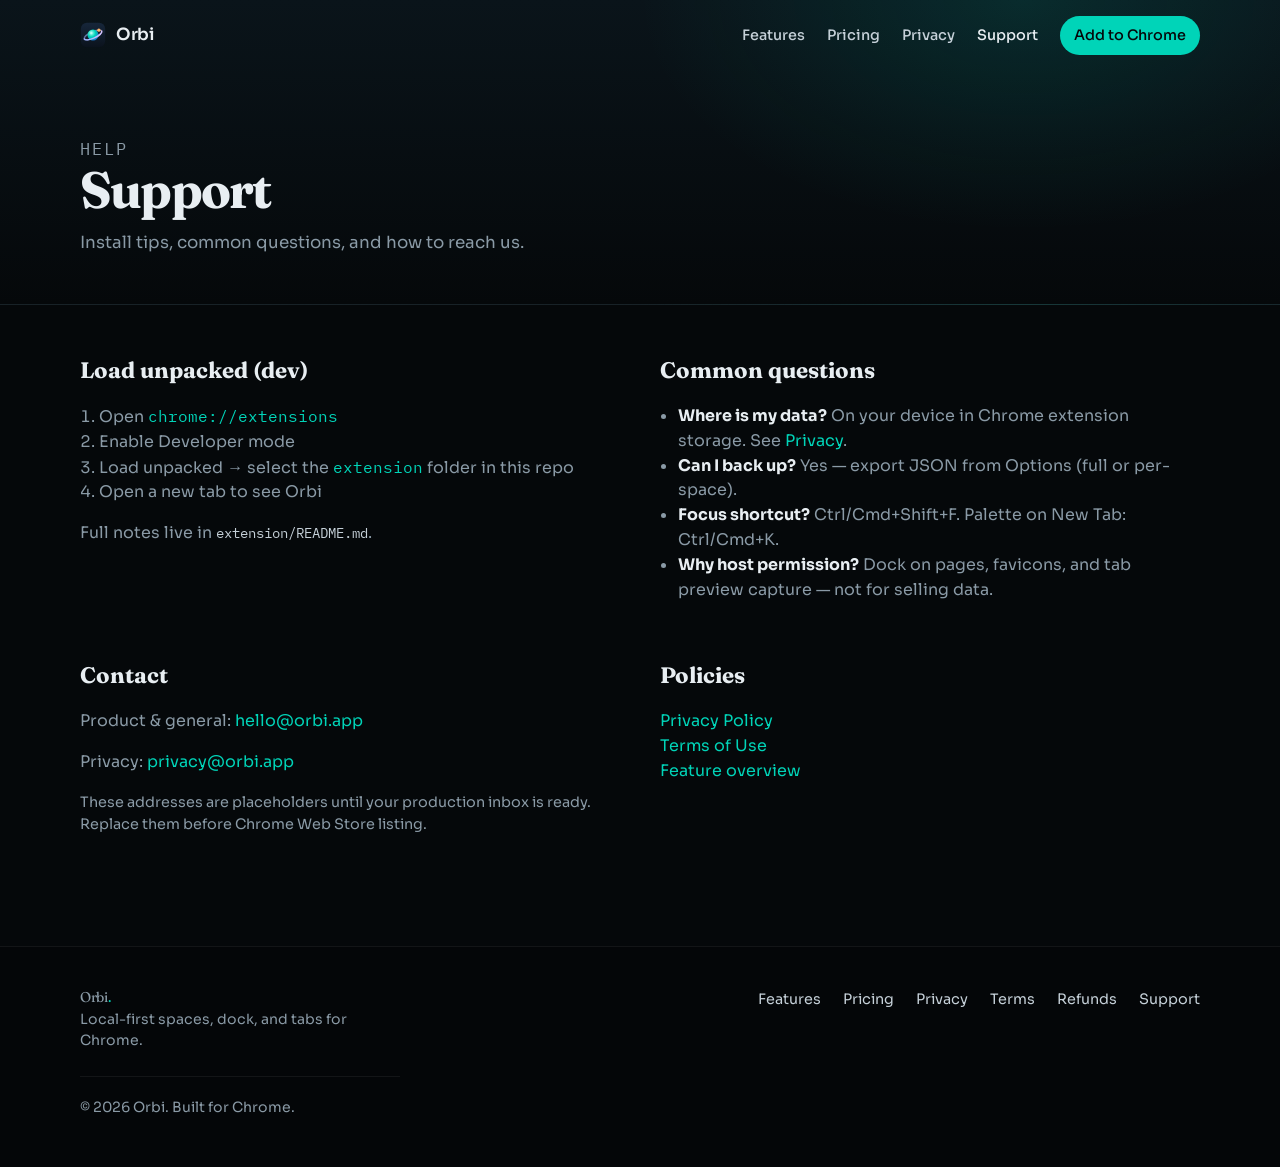
<file: support.html>
<!DOCTYPE html>
<html lang="en">
<head>
  <meta charset="UTF-8" />
  <meta name="viewport" content="width=device-width, initial-scale=1.0" />
  <!-- seo:start -->
  <meta name="description" content="Get help with Orbi: installing, spaces, the tab manager, wallpapers, signing in, and Orbi Pro payments." />
  <meta name="robots" content="index, follow, max-image-preview:large" />
  <link rel="canonical" href="https://orbi-new-tab-live-wallpapers-shortc.vercel.app/support.html" />
  <meta name="theme-color" content="#05080a" />
  <meta property="og:type" content="website" />
  <meta property="og:site_name" content="Orbi" />
  <meta property="og:title" content="Orbi Support — Help with Spaces, Tabs, Wallpapers &amp; Pro" />
  <meta property="og:description" content="Get help with Orbi: installing, spaces, the tab manager, wallpapers, signing in, and Orbi Pro payments." />
  <meta property="og:url" content="https://orbi-new-tab-live-wallpapers-shortc.vercel.app/support.html" />
  <meta property="og:image" content="https://orbi-new-tab-live-wallpapers-shortc.vercel.app/assets/og-image.png" />
  <meta property="og:image:width" content="1200" />
  <meta property="og:image:height" content="630" />
  <meta property="og:image:alt" content="Orbi new tab with spaces, a shortcut dock, and an animated wallpaper" />
  <meta name="twitter:card" content="summary_large_image" />
  <meta name="twitter:title" content="Orbi Support — Help with Spaces, Tabs, Wallpapers &amp; Pro" />
  <meta name="twitter:description" content="Get help with Orbi: installing, spaces, the tab manager, wallpapers, signing in, and Orbi Pro payments." />
  <meta name="twitter:image" content="https://orbi-new-tab-live-wallpapers-shortc.vercel.app/assets/og-image.png" />
  <!-- seo:end -->
  <title>Orbi Support — Help with Spaces, Tabs, Wallpapers &amp; Pro</title>
  <link rel="preconnect" href="https://fonts.googleapis.com" />
  <link rel="preconnect" href="https://fonts.gstatic.com" crossorigin />
  <link href="https://fonts.googleapis.com/css2?family=Fraunces:opsz,wght@9..144,500;9..144,600&family=IBM+Plex+Mono:wght@400;500&family=Sora:wght@400;500;600;700&display=swap" rel="stylesheet" />
  <link rel="icon" href="assets/favicon.png" />
  <link rel="stylesheet" href="css/site.css" />
</head>
<body>
  <a class="skip-link" href="#main">Skip to content</a>

  <header class="site-header">
    <div class="inner">
      <a class="brand-mark" href="index.html"><span class="orb" aria-hidden="true"></span> Orbi</a>
      <button class="nav-toggle" type="button" aria-label="Menu" aria-expanded="false" aria-controls="site-nav">
        <span></span><span></span><span></span>
      </button>
      <ul class="nav-links" id="site-nav">
        <li><a href="features.html">Features</a></li>
        <li><a href="pricing.html">Pricing</a></li>
        <li><a href="privacy.html">Privacy</a></li>
        <li><a href="support.html" aria-current="page">Support</a></li>
        <li><a class="nav-cta" href="index.html#install">Add to Chrome</a></li>
      </ul>
    </div>
  </header>

  <main id="main">
    <header class="page-hero">
      <div class="inner">
        <p class="section-kicker">Help</p>
        <h1>Support</h1>
        <p>Install tips, common questions, and how to reach us.</p>
      </div>
    </header>

    <div class="support-grid">
      <section class="support-block reveal">
        <h2>Load unpacked (dev)</h2>
        <ol style="color: var(--fog); padding-left: 1.2rem;">
          <li>Open <code style="font-family:var(--font-mono);color:var(--teal)">chrome://extensions</code></li>
          <li>Enable Developer mode</li>
          <li>Load unpacked → select the <code style="font-family:var(--font-mono);color:var(--teal)">extension</code> folder in this repo</li>
          <li>Open a new tab to see Orbi</li>
        </ol>
        <p style="margin-top: 16px;">Full notes live in <code style="font-family:var(--font-mono);font-size:0.9em;color:var(--mist)">extension/README.md</code>.</p>
      </section>

      <section class="support-block reveal">
        <h2>Common questions</h2>
        <ul>
          <li><strong style="color:var(--paper)">Where is my data?</strong> On your device in Chrome extension storage. See <a href="privacy.html">Privacy</a>.</li>
          <li><strong style="color:var(--paper)">Can I back up?</strong> Yes — export JSON from Options (full or per-space).</li>
          <li><strong style="color:var(--paper)">Focus shortcut?</strong> Ctrl/Cmd+Shift+F. Palette on New Tab: Ctrl/Cmd+K.</li>
          <li><strong style="color:var(--paper)">Why host permission?</strong> Dock on pages, favicons, and tab preview capture — not for selling data.</li>
        </ul>
      </section>

      <section class="support-block reveal">
        <h2>Contact</h2>
        <p>
          Product &amp; general:
          <a href="mailto:hello@orbi.app">hello@orbi.app</a>
        </p>
        <p>
          Privacy:
          <a href="mailto:privacy@orbi.app">privacy@orbi.app</a>
        </p>
        <p style="font-size: 0.9rem;">
          These addresses are placeholders until your production inbox is ready. Replace them before Chrome Web Store listing.
        </p>
      </section>

      <section class="support-block reveal">
        <h2>Policies</h2>
        <p>
          <a href="privacy.html">Privacy Policy</a><br />
          <a href="terms.html">Terms of Use</a><br />
          <a href="features.html">Feature overview</a>
        </p>
      </section>
    </div>
  </main>

  <footer class="site-footer">
    <div class="inner">
      <div>
        <p class="footer-brand">Orbi<span>.</span></p>
        <p>Local-first spaces, dock, and tabs for Chrome.</p>
      </div>
      <ul class="footer-nav">
        <li><a href="features.html">Features</a></li>
        <li><a href="pricing.html">Pricing</a></li>
        <li><a href="privacy.html">Privacy</a></li>
        <li><a href="terms.html">Terms</a></li>
        <li><a href="refund.html">Refunds</a></li>
        <li><a href="support.html">Support</a></li>
      </ul>
      <p class="footer-copy">© 2026 Orbi. Built for Chrome.</p>
    </div>
  </footer>

  <script src="js/site.js"></script>
</body>
</html>
</file>
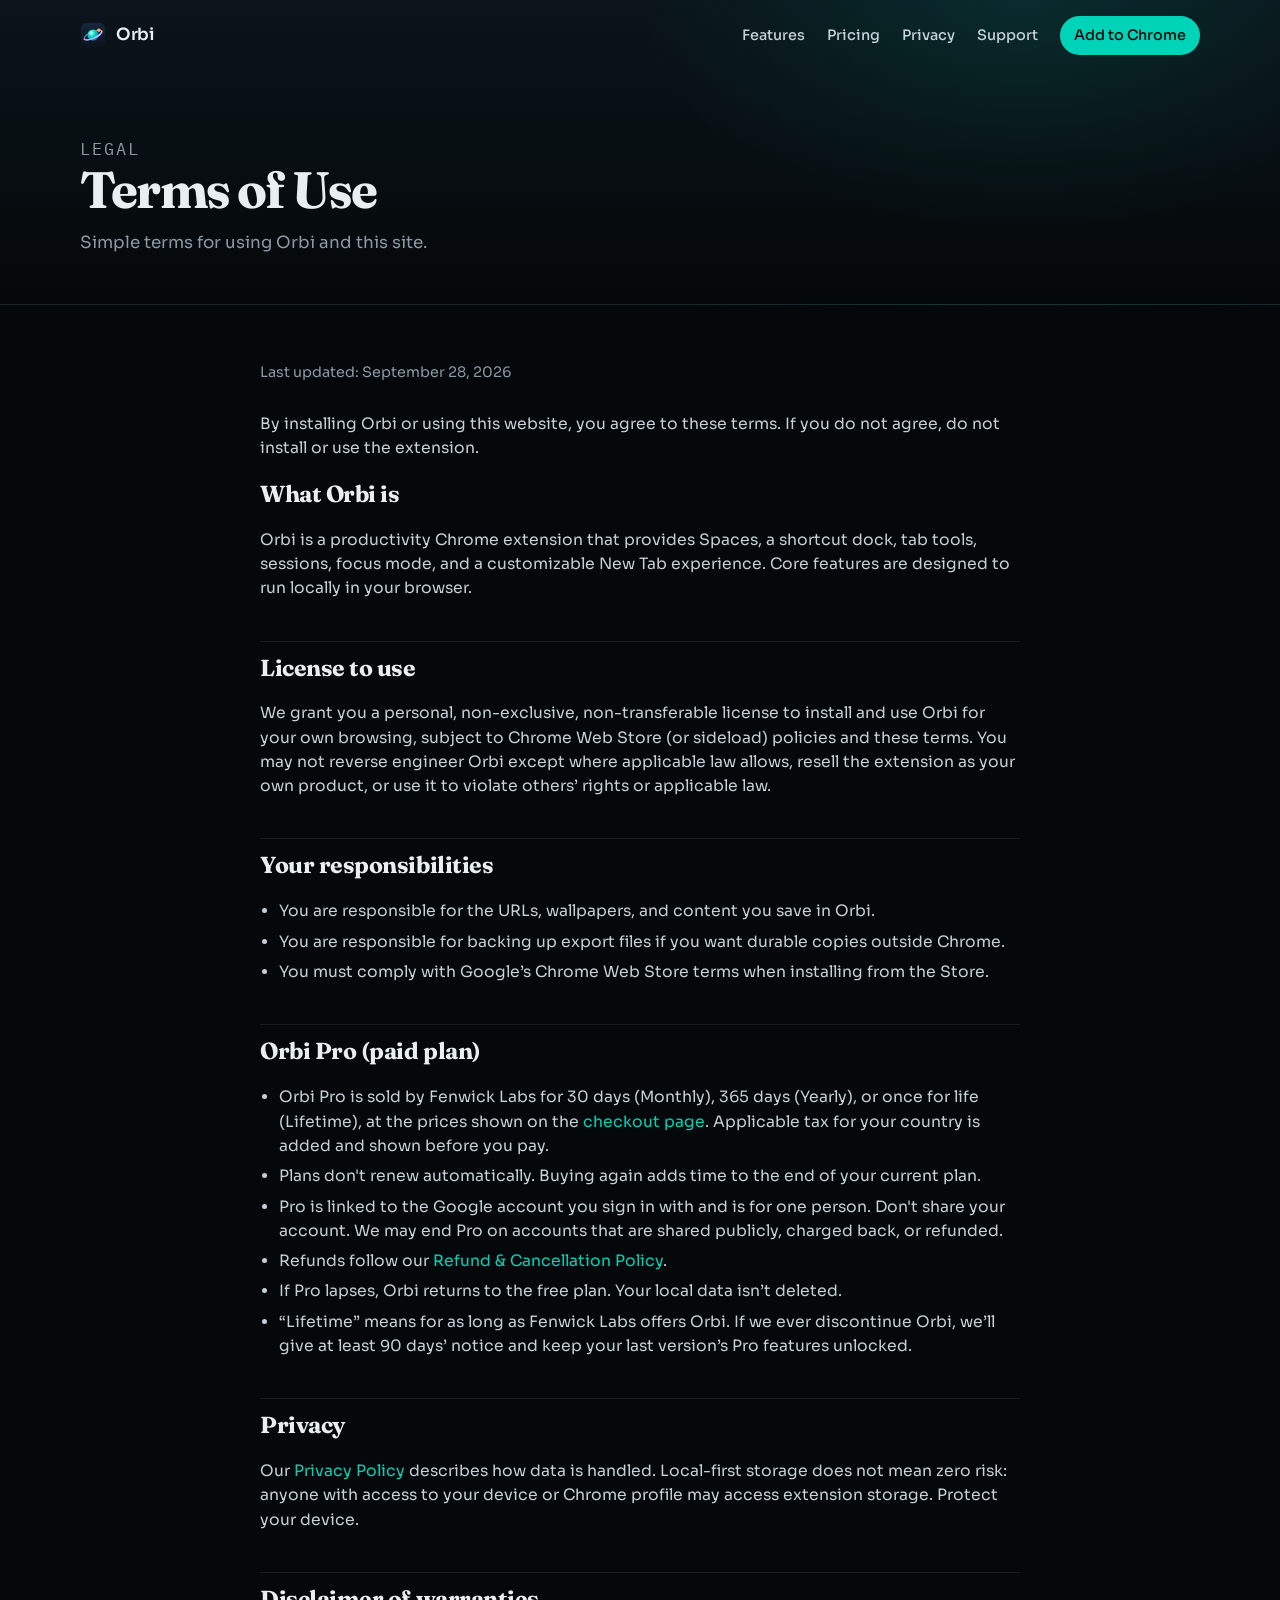
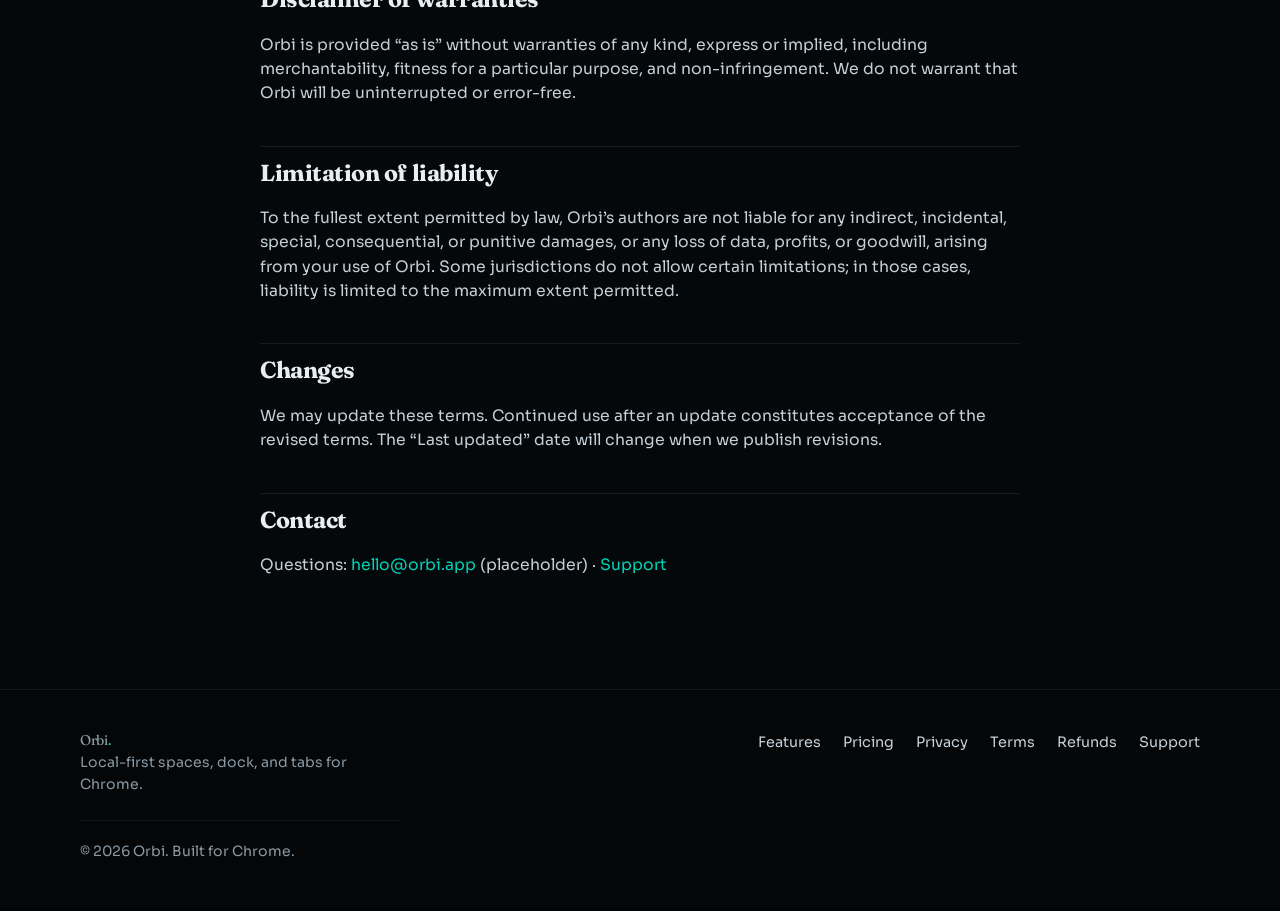
<file: terms.html>
<!DOCTYPE html>
<html lang="en">
<head>
  <meta charset="UTF-8" />
  <meta name="viewport" content="width=device-width, initial-scale=1.0" />
  <!-- seo:start -->
  <meta name="description" content="Terms of use for the Orbi Chrome extension, Orbi Pro, and this website." />
  <meta name="robots" content="index, follow, max-image-preview:large" />
  <link rel="canonical" href="https://orbi-new-tab-live-wallpapers-shortc.vercel.app/terms.html" />
  <meta name="theme-color" content="#05080a" />
  <meta property="og:type" content="website" />
  <meta property="og:site_name" content="Orbi" />
  <meta property="og:title" content="Terms of Use — Orbi" />
  <meta property="og:description" content="Terms of use for the Orbi Chrome extension, Orbi Pro, and this website." />
  <meta property="og:url" content="https://orbi-new-tab-live-wallpapers-shortc.vercel.app/terms.html" />
  <meta property="og:image" content="https://orbi-new-tab-live-wallpapers-shortc.vercel.app/assets/og-image.png" />
  <meta property="og:image:width" content="1200" />
  <meta property="og:image:height" content="630" />
  <meta property="og:image:alt" content="Orbi new tab with spaces, a shortcut dock, and an animated wallpaper" />
  <meta name="twitter:card" content="summary_large_image" />
  <meta name="twitter:title" content="Terms of Use — Orbi" />
  <meta name="twitter:description" content="Terms of use for the Orbi Chrome extension, Orbi Pro, and this website." />
  <meta name="twitter:image" content="https://orbi-new-tab-live-wallpapers-shortc.vercel.app/assets/og-image.png" />
  <!-- seo:end -->
  <title>Terms of Use — Orbi</title>
  <link rel="preconnect" href="https://fonts.googleapis.com" />
  <link rel="preconnect" href="https://fonts.gstatic.com" crossorigin />
  <link href="https://fonts.googleapis.com/css2?family=Fraunces:opsz,wght@9..144,500;9..144,600&family=IBM+Plex+Mono:wght@400;500&family=Sora:wght@400;500;600;700&display=swap" rel="stylesheet" />
  <link rel="icon" href="assets/favicon.png" />
  <link rel="stylesheet" href="css/site.css" />
</head>
<body>
  <a class="skip-link" href="#main">Skip to content</a>

  <header class="site-header">
    <div class="inner">
      <a class="brand-mark" href="index.html"><span class="orb" aria-hidden="true"></span> Orbi</a>
      <button class="nav-toggle" type="button" aria-label="Menu" aria-expanded="false" aria-controls="site-nav">
        <span></span><span></span><span></span>
      </button>
      <ul class="nav-links" id="site-nav">
        <li><a href="features.html">Features</a></li>
        <li><a href="pricing.html">Pricing</a></li>
        <li><a href="privacy.html">Privacy</a></li>
        <li><a href="support.html">Support</a></li>
        <li><a class="nav-cta" href="index.html#install">Add to Chrome</a></li>
      </ul>
    </div>
  </header>

  <main id="main">
    <header class="page-hero">
      <div class="inner">
        <p class="section-kicker">Legal</p>
        <h1>Terms of Use</h1>
        <p>Simple terms for using Orbi and this site.</p>
      </div>
    </header>

    <article class="prose">
      <p class="meta">Last updated: September 28, 2026</p>

      <p>
        By installing Orbi or using this website, you agree to these terms. If you do not agree,
        do not install or use the extension.
      </p>

      <h2>What Orbi is</h2>
      <p>
        Orbi is a productivity Chrome extension that provides Spaces, a shortcut dock, tab tools,
        sessions, focus mode, and a customizable New Tab experience. Core features are designed
        to run locally in your browser.
      </p>

      <h2>License to use</h2>
      <p>
        We grant you a personal, non-exclusive, non-transferable license to install and use Orbi
        for your own browsing, subject to Chrome Web Store (or sideload) policies and these terms.
        You may not reverse engineer Orbi except where applicable law allows, resell the extension
        as your own product, or use it to violate others’ rights or applicable law.
      </p>

      <h2>Your responsibilities</h2>
      <ul>
        <li>You are responsible for the URLs, wallpapers, and content you save in Orbi.</li>
        <li>You are responsible for backing up export files if you want durable copies outside Chrome.</li>
        <li>You must comply with Google’s Chrome Web Store terms when installing from the Store.</li>
      </ul>

      <h2>Orbi Pro (paid plan)</h2>
      <ul>
        <li>Orbi Pro is sold by Fenwick Labs for 30 days (Monthly), 365 days (Yearly), or once for life (Lifetime), at the prices shown on the <a href="checkout.html">checkout page</a>. Applicable tax for your country is added and shown before you pay.</li>
        <li>Plans don't renew automatically. Buying again adds time to the end of your current plan.</li>
        <li>Pro is linked to the Google account you sign in with and is for one person. Don't share your account. We may end Pro on accounts that are shared publicly, charged back, or refunded.</li>
        <li>Refunds follow our <a href="refund.html">Refund &amp; Cancellation Policy</a>.</li>
        <li>If Pro lapses, Orbi returns to the free plan. Your local data isn’t deleted.</li>
        <li>“Lifetime” means for as long as Fenwick Labs offers Orbi. If we ever discontinue Orbi, we’ll give at least 90 days’ notice and keep your last version’s Pro features unlocked.</li>
      </ul>

      
<h2>Privacy</h2>
      <p>
        Our <a href="privacy.html">Privacy Policy</a> describes how data is handled. Local-first
        storage does not mean zero risk: anyone with access to your device or Chrome profile may
        access extension storage. Protect your device.
      </p>

      <h2>Disclaimer of warranties</h2>
      <p>
        Orbi is provided “as is” without warranties of any kind, express or implied, including
        merchantability, fitness for a particular purpose, and non-infringement. We do not warrant
        that Orbi will be uninterrupted or error-free.
      </p>

      <h2>Limitation of liability</h2>
      <p>
        To the fullest extent permitted by law, Orbi’s authors are not liable for any indirect,
        incidental, special, consequential, or punitive damages, or any loss of data, profits, or
        goodwill, arising from your use of Orbi. Some jurisdictions do not allow certain
        limitations; in those cases, liability is limited to the maximum extent permitted.
      </p>

      <h2>Changes</h2>
      <p>
        We may update these terms. Continued use after an update constitutes acceptance of the
        revised terms. The “Last updated” date will change when we publish revisions.
      </p>

      <h2>Contact</h2>
      <p>
        Questions:
        <a href="mailto:hello@orbi.app">hello@orbi.app</a>
        (placeholder) · <a href="support.html">Support</a>
      </p>
    </article>
  </main>

  <footer class="site-footer">
    <div class="inner">
      <div>
        <p class="footer-brand">Orbi<span>.</span></p>
        <p>Local-first spaces, dock, and tabs for Chrome.</p>
      </div>
      <ul class="footer-nav">
        <li><a href="features.html">Features</a></li>
        <li><a href="pricing.html">Pricing</a></li>
        <li><a href="privacy.html">Privacy</a></li>
        <li><a href="terms.html">Terms</a></li>
        <li><a href="refund.html">Refunds</a></li>
        <li><a href="support.html">Support</a></li>
      </ul>
      <p class="footer-copy">© 2026 Orbi. Built for Chrome.</p>
    </div>
  </footer>

  <script src="js/site.js"></script>
</body>
</html>
</file>
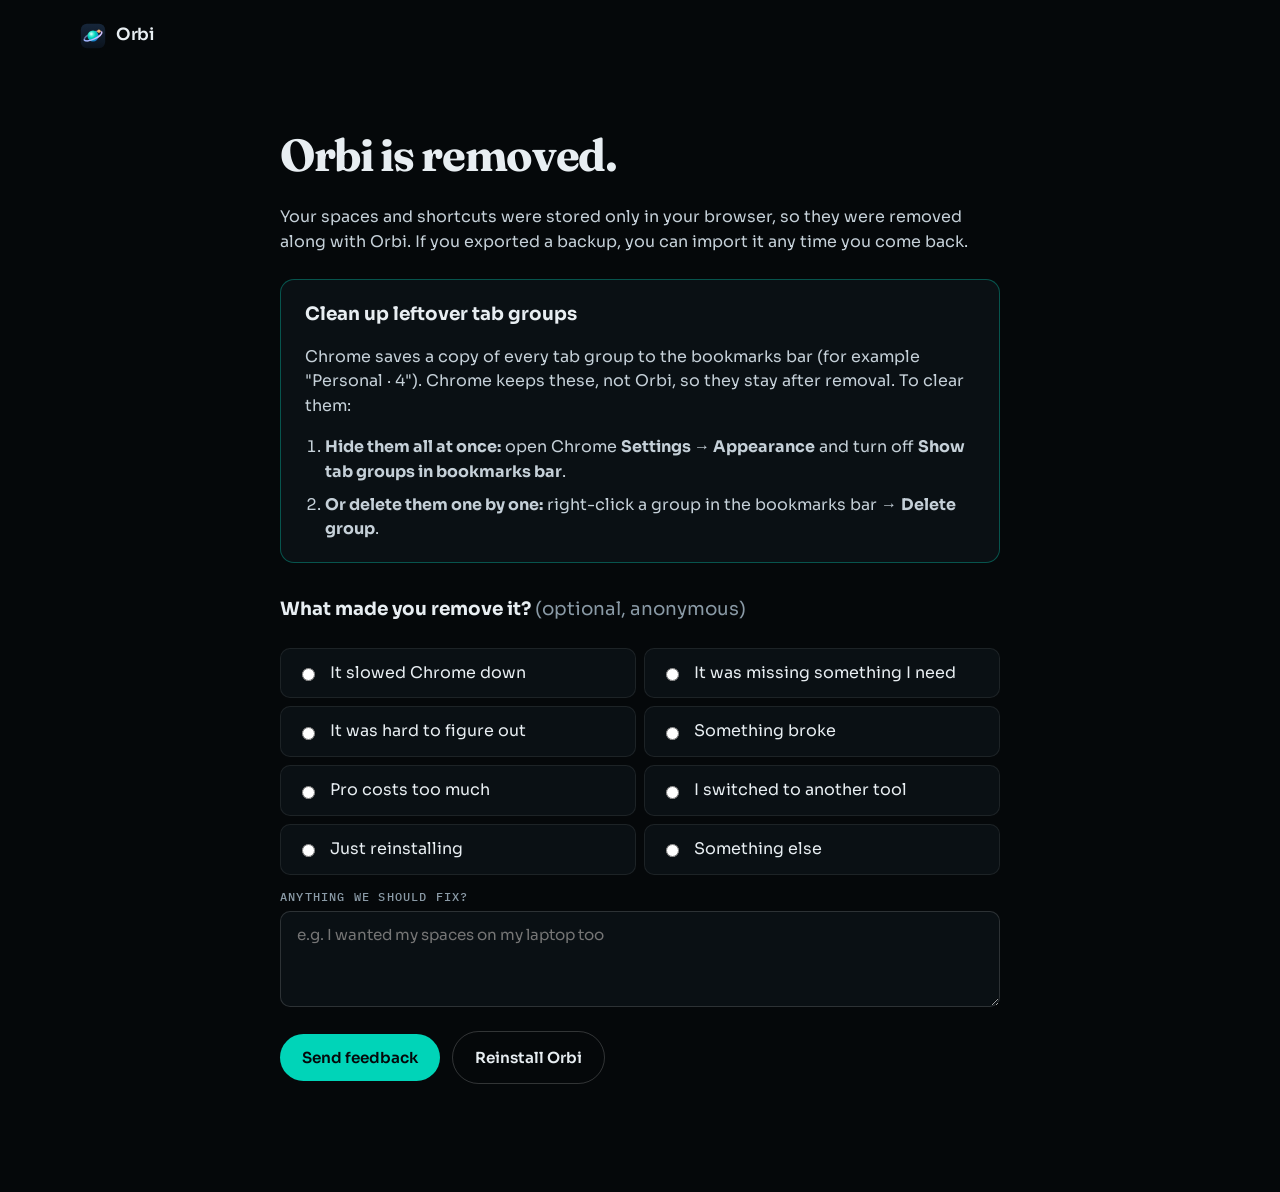
<file: uninstall.html>
<!DOCTYPE html>
<html lang="en">
<head>
  <meta charset="UTF-8" />
  <meta name="viewport" content="width=device-width, initial-scale=1.0" />
  <!-- seo:start -->
  <meta name="robots" content="noindex, nofollow" />
  <!-- seo:end -->
  <title>Orbi removed — one quick question</title>
  <link rel="preconnect" href="https://fonts.googleapis.com" />
  <link rel="preconnect" href="https://fonts.gstatic.com" crossorigin />
  <link href="https://fonts.googleapis.com/css2?family=Fraunces:opsz,wght@9..144,500;9..144,600&family=IBM+Plex+Mono:wght@400;500&family=Sora:wght@400;500;600;700&display=swap" rel="stylesheet" />
  <link rel="icon" href="assets/favicon.png" />
  <link rel="stylesheet" href="css/site.css" />
  <link rel="stylesheet" href="css/pricing.css" />
</head>
<body>
  <a class="skip-link" href="#main">Skip to content</a>

  <header class="site-header">
    <div class="inner">
      <a class="brand-mark" href="index.html"><span class="orb" aria-hidden="true"></span> Orbi</a>
    </div>
  </header>

  <main id="main" class="doc-page pricing-main">
    <div class="inner">
      <h1>Orbi is removed.</h1>
      <p>Your spaces and shortcuts were stored only in your browser, so they were removed along with Orbi. If you exported a backup, you can import it any time you come back.</p>

      <section class="cleanup-card" aria-labelledby="cleanupHeading">
        <h2 id="cleanupHeading">Clean up leftover tab groups</h2>
        <p>Chrome saves a copy of every tab group to the bookmarks bar (for example "Personal · 4"). Chrome keeps these, not Orbi, so they stay after removal. To clear them:</p>
        <ol>
          <li><strong>Hide them all at once:</strong> open Chrome <strong>Settings → Appearance</strong> and turn off <strong>Show tab groups in bookmarks bar</strong>.</li>
          <li><strong>Or delete them one by one:</strong> right-click a group in the bookmarks bar → <strong>Delete group</strong>.</li>
        </ol>
      </section>

      <form id="feedbackForm">
        <h2 id="reasonHeading">What made you remove it? <span style="color: var(--fog); font-weight: 400;">(optional, anonymous)</span></h2>
        <div class="reason-grid" role="radiogroup" aria-labelledby="reasonHeading">
          <label><input type="radio" name="reason" value="too-slow" /> It slowed Chrome down</label>
          <label><input type="radio" name="reason" value="missing-feature" /> It was missing something I need</label>
          <label><input type="radio" name="reason" value="confusing" /> It was hard to figure out</label>
          <label><input type="radio" name="reason" value="bug" /> Something broke</label>
          <label><input type="radio" name="reason" value="pricing" /> Pro costs too much</label>
          <label><input type="radio" name="reason" value="switched" /> I switched to another tool</label>
          <label><input type="radio" name="reason" value="temporary" /> Just reinstalling</label>
          <label><input type="radio" name="reason" value="other" /> Something else</label>
        </div>
        <label for="detail" class="key-label">Anything we should fix?</label>
        <textarea id="detail" class="feedback-text" maxlength="1000" placeholder="e.g. I wanted my spaces on my laptop too"></textarea>
        <div class="cta-row" style="margin-top: 16px;">
          <button class="btn btn-primary" type="submit" id="sendBtn">Send feedback</button>
          <a class="btn btn-ghost" href="https://chromewebstore.google.com/detail/mlhchpbioeplikcfpmidjjmmdemodjef">Reinstall Orbi</a>
        </div>
        <p class="form-status" id="formStatus" role="status"></p>
      </form>
    </div>
  </main>

  <script src="js/uninstall.js"></script>
</body>
</html>
</file>
<file: css/site.css>
/* Orbi marketing — teal / ink */
:root {
  --ink-0: #05080a;
  --ink-1: #0a1014;
  --ink-2: #121a20;
  --ink-3: #1a242c;
  --mist: #c5d0d8;
  --fog: #8a9aa6;
  --paper: #e8eef2;
  --teal: #00d4b8;
  --teal-deep: #00a894;
  --teal-soft: rgba(0, 212, 184, 0.14);
  --teal-line: rgba(0, 212, 184, 0.35);
  --danger: #ff6b7a;
  --radius: 14px;
  --font: "Sora", sans-serif;
  --font-display: "Fraunces", Georgia, serif;
  --font-mono: "IBM Plex Mono", ui-monospace, monospace;
  --max: 1120px;
  --nav-h: 72px;
  --ease: cubic-bezier(0.22, 1, 0.36, 1);
}

*,
*::before,
*::after {
  box-sizing: border-box;
}

html {
  scroll-behavior: smooth;
}

body {
  margin: 0;
  font-family: var(--font);
  color: var(--paper);
  background: var(--ink-0);
  line-height: 1.55;
  -webkit-font-smoothing: antialiased;
  overflow-x: hidden;
}

img {
  max-width: 100%;
  display: block;
}

a {
  color: var(--teal);
  text-decoration: none;
}

a:hover {
  text-decoration: underline;
  text-underline-offset: 3px;
}

button,
.btn {
  font-family: inherit;
}

.skip-link {
  position: absolute;
  left: -999px;
  top: 0;
  background: var(--teal);
  color: var(--ink-0);
  padding: 8px 14px;
  z-index: 100;
}

.skip-link:focus {
  left: 12px;
  top: 12px;
}

/* —— Site chrome —— */
.site-header {
  position: fixed;
  inset: 0 0 auto;
  height: var(--nav-h);
  z-index: 50;
  display: flex;
  align-items: center;
  transition: background 0.35s var(--ease), border-color 0.35s var(--ease), backdrop-filter 0.35s;
  border-bottom: 1px solid transparent;
}

.site-header.is-scrolled {
  background: rgba(5, 8, 10, 0.78);
  backdrop-filter: blur(14px);
  border-bottom-color: rgba(255, 255, 255, 0.06);
}

.site-header .inner {
  width: min(100% - 40px, var(--max));
  margin: 0 auto;
  display: flex;
  align-items: center;
  justify-content: space-between;
  gap: 20px;
}

.brand-mark {
  display: inline-flex;
  align-items: center;
  gap: 10px;
  color: var(--paper);
  text-decoration: none;
  font-weight: 600;
  letter-spacing: -0.02em;
  font-size: 1.05rem;
}

.brand-mark:hover {
  text-decoration: none;
  color: var(--teal);
}

.brand-mark .orb {
  width: 26px;
  height: 26px;
  border-radius: 7px;
  background: url("../assets/orbi-logo.svg") center / cover no-repeat;
}

.nav-links {
  display: flex;
  align-items: center;
  gap: 4px 22px;
  list-style: none;
  margin: 0;
  padding: 0;
}

.nav-links a {
  color: var(--mist);
  font-size: 0.9rem;
  font-weight: 500;
  text-decoration: none;
}

.nav-links a:hover,
.nav-links a[aria-current="page"] {
  color: var(--paper);
}

.nav-cta {
  display: inline-flex;
  align-items: center;
  padding: 8px 14px;
  border-radius: 999px;
  background: var(--teal);
  color: var(--ink-0) !important;
  font-weight: 600;
  font-size: 0.85rem;
  text-decoration: none !important;
}

.nav-cta:hover {
  background: #3ae0c8;
}

.nav-toggle {
  display: none;
  width: 42px;
  height: 42px;
  border: 1px solid rgba(255, 255, 255, 0.12);
  background: rgba(255, 255, 255, 0.04);
  border-radius: 10px;
  color: var(--paper);
  cursor: pointer;
}

.nav-toggle span {
  display: block;
  width: 18px;
  height: 2px;
  margin: 4px auto;
  background: currentColor;
  border-radius: 2px;
}

@media (max-width: 780px) {
  .nav-toggle {
    display: inline-flex;
    flex-direction: column;
    align-items: center;
    justify-content: center;
  }

  .nav-links {
    position: fixed;
    top: var(--nav-h);
    right: 16px;
    left: 16px;
    flex-direction: column;
    align-items: stretch;
    gap: 0;
    padding: 10px;
    background: rgba(10, 16, 20, 0.96);
    border: 1px solid rgba(255, 255, 255, 0.08);
    border-radius: 14px;
    transform: translateY(-8px);
    opacity: 0;
    pointer-events: none;
    transition: opacity 0.25s var(--ease), transform 0.25s var(--ease);
  }

  .nav-links.is-open {
    opacity: 1;
    pointer-events: auto;
    transform: translateY(0);
  }

  .nav-links li a {
    display: block;
    padding: 12px 14px;
    border-radius: 10px;
  }

  .nav-links .nav-cta {
    justify-content: center;
    margin-top: 4px;
  }
}

/* —— Buttons —— */
.btn {
  display: inline-flex;
  align-items: center;
  justify-content: center;
  gap: 8px;
  padding: 14px 22px;
  border-radius: 999px;
  font-weight: 600;
  font-size: 0.95rem;
  border: none;
  cursor: pointer;
  text-decoration: none !important;
  transition: transform 0.2s var(--ease), background 0.2s, color 0.2s, border-color 0.2s;
}

.btn:active {
  transform: scale(0.98);
}

.btn-primary {
  background: var(--teal);
  color: var(--ink-0);
}

.btn-primary:hover {
  background: #3ae0c8;
  color: var(--ink-0);
}

.btn-ghost {
  background: transparent;
  color: var(--paper);
  border: 1px solid rgba(255, 255, 255, 0.18);
}

.btn-ghost:hover {
  border-color: var(--teal-line);
  color: var(--teal);
}

.cta-row {
  display: flex;
  flex-wrap: wrap;
  gap: 12px;
  align-items: center;
}

/* —— Hero (landing) —— */
.hero {
  position: relative;
  min-height: 100vh;
  min-height: 100dvh;
  display: grid;
  align-items: end;
  overflow: hidden;
  isolation: isolate;
}

.hero-visual {
  position: absolute;
  inset: 0;
  z-index: 0;
  background:
    radial-gradient(900px 620px at 72% 38%, rgba(0, 212, 184, 0.18), transparent 58%),
    radial-gradient(700px 500px at 18% 70%, rgba(0, 120, 140, 0.12), transparent 55%),
    linear-gradient(165deg, #061016 0%, #0a141a 42%, #05080a 100%);
}

.hero-visual::before {
  content: "";
  position: absolute;
  inset: -20%;
  background:
    radial-gradient(circle at 60% 40%, rgba(0, 212, 184, 0.09), transparent 42%),
    radial-gradient(circle at 30% 60%, rgba(20, 90, 110, 0.2), transparent 40%);
  animation: atmosphere 18s ease-in-out infinite alternate;
  pointer-events: none;
}

@keyframes atmosphere {
  from {
    transform: translate3d(-2%, -1%, 0) scale(1);
  }
  to {
    transform: translate3d(3%, 2%, 0) scale(1.06);
  }
}

.hero-mesh {
  position: absolute;
  inset: 0;
  opacity: 0.35;
  background-image:
    linear-gradient(rgba(255, 255, 255, 0.03) 1px, transparent 1px),
    linear-gradient(90deg, rgba(255, 255, 255, 0.03) 1px, transparent 1px);
  background-size: 64px 64px;
  mask-image: radial-gradient(ellipse at 70% 45%, black 20%, transparent 70%);
  pointer-events: none;
}

.product-stage {
  position: absolute;
  inset: 12% 4% 8% 38%;
  z-index: 1;
  pointer-events: none;
}

@media (max-width: 900px) {
  .product-stage {
    inset: auto 0 42% 0;
    height: 38vh;
    min-height: 220px;
  }
}

.product-frame {
  position: relative;
  width: 100%;
  height: 100%;
  border-radius: 18px 18px 0 0;
  border: 1px solid rgba(255, 255, 255, 0.1);
  background:
    linear-gradient(180deg, rgba(14, 22, 28, 0.92), rgba(8, 12, 16, 0.95)),
    var(--ink-1);
  box-shadow: 0 40px 80px rgba(0, 0, 0, 0.45);
  overflow: hidden;
  transform: perspective(1200px) rotateY(-8deg) rotateX(4deg);
  transform-origin: 70% 60%;
}

@media (max-width: 900px) {
  .product-frame {
    width: min(92%, 520px);
    margin: 0 auto;
    height: 100%;
    transform: none;
    border-radius: 16px;
  }
}

.product-topbar {
  display: flex;
  align-items: center;
  gap: 8px;
  padding: 12px 14px;
  border-bottom: 1px solid rgba(255, 255, 255, 0.06);
}

.product-topbar i {
  width: 8px;
  height: 8px;
  border-radius: 50%;
  background: rgba(255, 255, 255, 0.18);
}

.product-topbar i:nth-child(1) {
  background: #ff6b7a;
}
.product-topbar i:nth-child(2) {
  background: #f5c542;
}
.product-topbar i:nth-child(3) {
  background: var(--teal);
}

.product-body {
  position: relative;
  height: calc(100% - 41px);
  padding: 28px 36px;
  display: flex;
  flex-direction: column;
  justify-content: center;
  gap: 18px;
  background:
    radial-gradient(500px 280px at 30% 40%, rgba(0, 212, 184, 0.1), transparent 60%);
}

.fake-clock {
  font-family: var(--font-display);
  font-size: clamp(2.4rem, 5vw, 3.6rem);
  font-weight: 600;
  letter-spacing: -0.03em;
  line-height: 1;
  color: var(--paper);
}

.fake-date {
  color: var(--fog);
  font-size: 0.85rem;
  margin-top: 6px;
}

.shortcut-row {
  display: flex;
  gap: 10px;
  flex-wrap: wrap;
}

.shortcut-chip {
  width: 42px;
  height: 42px;
  border-radius: 12px;
  background: rgba(255, 255, 255, 0.06);
  border: 1px solid rgba(255, 255, 255, 0.08);
  display: grid;
  place-items: center;
  font-size: 0.7rem;
  font-weight: 600;
  color: var(--mist);
}

.dock-rail {
  position: absolute;
  right: 0;
  top: 18%;
  bottom: 18%;
  width: 52px;
  background: rgba(8, 14, 18, 0.88);
  border-left: 1px solid rgba(255, 255, 255, 0.08);
  border-radius: 14px 0 0 14px;
  display: flex;
  flex-direction: column;
  align-items: center;
  gap: 10px;
  padding: 14px 0;
  animation: dock-peek 4.5s var(--ease) infinite;
}

.dock-rail span {
  width: 28px;
  height: 28px;
  border-radius: 9px;
  background: rgba(255, 255, 255, 0.07);
  border: 1px solid rgba(255, 255, 255, 0.08);
}

.dock-rail span:nth-child(2) {
  background: var(--teal-soft);
  border-color: var(--teal-line);
}

@keyframes dock-peek {
  0%,
  100% {
    transform: translateX(18px);
    opacity: 0.75;
  }
  35%,
  55% {
    transform: translateX(0);
    opacity: 1;
  }
}

.tab-peek {
  position: absolute;
  left: 0;
  top: 22%;
  width: 8px;
  height: 56px;
  border-radius: 0 8px 8px 0;
  background: var(--teal);
  opacity: 0.7;
  animation: tab-glow 3.2s ease-in-out infinite;
}

@keyframes tab-glow {
  0%,
  100% {
    opacity: 0.35;
    box-shadow: none;
  }
  50% {
    opacity: 0.95;
    box-shadow: 0 0 18px rgba(0, 212, 184, 0.45);
  }
}

.hero-copy {
  position: relative;
  z-index: 2;
  width: min(100% - 40px, var(--max));
  margin: 0 auto;
  padding: calc(var(--nav-h) + 48px) 0 72px;
  max-width: 560px;
  margin-left: max(20px, calc((100% - var(--max)) / 2));
}

@media (max-width: 900px) {
  .hero-copy {
    margin-left: auto;
    margin-right: auto;
    padding-top: calc(var(--nav-h) + 28px);
    padding-bottom: 48px;
    text-align: center;
  }

  .hero-copy .cta-row {
    justify-content: center;
  }
}

.hero-brand {
  font-family: var(--font-display);
  font-size: clamp(3.4rem, 9vw, 5.6rem);
  font-weight: 600;
  letter-spacing: -0.045em;
  line-height: 0.95;
  margin: 0 0 18px;
  color: var(--paper);
  text-shadow: 0 12px 40px rgba(0, 0, 0, 0.35);
}

.hero-brand .dot {
  color: var(--teal);
}

.hero-headline {
  font-size: clamp(1.25rem, 2.4vw, 1.65rem);
  font-weight: 500;
  letter-spacing: -0.02em;
  line-height: 1.3;
  margin: 0 0 14px;
  color: var(--paper);
  max-width: 22ch;
}

@media (max-width: 900px) {
  .hero-headline {
    max-width: none;
    margin-left: auto;
    margin-right: auto;
  }
}

.hero-lede {
  margin: 0 0 28px;
  color: var(--fog);
  font-size: 1.05rem;
  max-width: 36ch;
}

@media (max-width: 900px) {
  .hero-lede {
    max-width: 40ch;
    margin-left: auto;
    margin-right: auto;
  }
}

/* —— Sections —— */
.section {
  position: relative;
  padding: 96px 0;
}

.section .inner {
  width: min(100% - 40px, var(--max));
  margin: 0 auto;
}

.section-kicker {
  font-family: var(--font-mono);
  font-size: 0.75rem;
  letter-spacing: 0.12em;
  text-transform: uppercase;
  color: var(--teal);
  margin: 0 0 12px;
}

.section-title {
  font-family: var(--font-display);
  font-size: clamp(1.9rem, 3.5vw, 2.7rem);
  font-weight: 600;
  letter-spacing: -0.03em;
  line-height: 1.15;
  margin: 0 0 14px;
  max-width: 18ch;
}

.section-lede {
  margin: 0;
  color: var(--fog);
  font-size: 1.05rem;
  max-width: 48ch;
}

.band-ink {
  background:
    radial-gradient(700px 400px at 10% 0%, rgba(0, 212, 184, 0.08), transparent 55%),
    linear-gradient(180deg, var(--ink-1), var(--ink-0));
}

.band-deep {
  background:
    radial-gradient(600px 360px at 90% 20%, rgba(0, 140, 130, 0.1), transparent 50%),
    var(--ink-0);
}

.split {
  display: grid;
  grid-template-columns: 1fr 1fr;
  gap: 48px;
  align-items: center;
}

@media (max-width: 800px) {
  .split {
    grid-template-columns: 1fr;
    gap: 28px;
  }
}

.feature-list {
  list-style: none;
  margin: 36px 0 0;
  padding: 0;
  display: grid;
  gap: 22px;
}

.feature-list li {
  padding-left: 0;
  border-top: 1px solid rgba(255, 255, 255, 0.08);
  padding-top: 18px;
}

.feature-list h3 {
  margin: 0 0 6px;
  font-size: 1.1rem;
  font-weight: 600;
  letter-spacing: -0.01em;
}

.feature-list p {
  margin: 0;
  color: var(--fog);
  font-size: 0.95rem;
  max-width: 42ch;
}

.feature-grid {
  display: grid;
  grid-template-columns: repeat(3, 1fr);
  gap: 28px 32px;
  margin-top: 48px;
}

@media (max-width: 900px) {
  .feature-grid {
    grid-template-columns: 1fr 1fr;
  }
}

@media (max-width: 560px) {
  .feature-grid {
    grid-template-columns: 1fr;
  }
}

.feature-item h3 {
  margin: 0 0 8px;
  font-size: 1.15rem;
  letter-spacing: -0.015em;
}

.feature-item p {
  margin: 0;
  color: var(--fog);
  font-size: 0.95rem;
}

.feature-item .mark {
  display: inline-block;
  width: 36px;
  height: 3px;
  background: var(--teal);
  margin-bottom: 14px;
  border-radius: 2px;
}

.local-strip {
  display: grid;
  grid-template-columns: repeat(3, 1fr);
  gap: 24px;
  margin-top: 40px;
}

@media (max-width: 700px) {
  .local-strip {
    grid-template-columns: 1fr;
  }
}

.local-strip strong {
  display: block;
  font-size: 1.05rem;
  margin-bottom: 6px;
}

.local-strip p {
  margin: 0;
  color: var(--fog);
  font-size: 0.92rem;
}

.closing {
  text-align: center;
  padding: 100px 0 120px;
}

.closing .section-title {
  max-width: none;
  margin-left: auto;
  margin-right: auto;
}

.closing .section-lede {
  margin: 0 auto 28px;
}

.closing .cta-row {
  justify-content: center;
}

/* —— Page hero (inner pages) —— */
.page-hero {
  padding: calc(var(--nav-h) + 64px) 0 48px;
  background:
    radial-gradient(700px 420px at 80% 0%, rgba(0, 212, 184, 0.12), transparent 55%),
    linear-gradient(180deg, #0a141a, var(--ink-0));
  border-bottom: 1px solid rgba(255, 255, 255, 0.06);
}

.page-hero .inner {
  width: min(100% - 40px, var(--max));
  margin: 0 auto;
}

.page-hero h1 {
  font-family: var(--font-display);
  font-size: clamp(2.2rem, 4.5vw, 3.2rem);
  letter-spacing: -0.035em;
  margin: 0 0 12px;
  line-height: 1.1;
}

.page-hero p {
  margin: 0;
  color: var(--fog);
  max-width: 52ch;
  font-size: 1.05rem;
}

/* —— Legal / prose —— */
.prose {
  width: min(100% - 40px, 760px);
  margin: 0 auto;
  padding: 56px 0 96px;
}

.prose .meta {
  color: var(--fog);
  font-size: 0.9rem;
  margin: 0 0 28px;
}

.prose h2 {
  font-family: var(--font-display);
  font-size: 1.45rem;
  letter-spacing: -0.02em;
  margin: 40px 0 12px;
  padding-top: 8px;
  border-top: 1px solid rgba(255, 255, 255, 0.08);
}

.prose h2:first-of-type {
  border-top: none;
  padding-top: 0;
  margin-top: 0;
}

.prose p,
.prose li {
  color: var(--mist);
  font-size: 0.98rem;
}

.prose ul {
  padding-left: 1.2rem;
}

.prose li {
  margin: 6px 0;
}

.prose code {
  font-family: var(--font-mono);
  font-size: 0.85em;
  background: rgba(255, 255, 255, 0.06);
  padding: 1px 6px;
  border-radius: 4px;
  color: #7dffee;
}

.prose table {
  width: 100%;
  border-collapse: collapse;
  margin: 16px 0;
  font-size: 0.9rem;
}

.prose th,
.prose td {
  text-align: left;
  padding: 10px 12px;
  border: 1px solid rgba(255, 255, 255, 0.1);
  vertical-align: top;
  color: var(--mist);
}

.prose th {
  background: rgba(255, 255, 255, 0.04);
  color: var(--paper);
  font-weight: 600;
}

.callout {
  background: var(--teal-soft);
  border-left: 3px solid var(--teal);
  padding: 14px 18px;
  border-radius: 0 10px 10px 0;
  margin: 24px 0;
  color: var(--mist);
  font-size: 0.95rem;
}

.callout strong {
  color: var(--paper);
}

/* —— Support form-ish —— */
.support-grid {
  display: grid;
  grid-template-columns: 1fr 1fr;
  gap: 40px;
  width: min(100% - 40px, var(--max));
  margin: 0 auto;
  padding: 48px 0 96px;
}

@media (max-width: 720px) {
  .support-grid {
    grid-template-columns: 1fr;
  }
}

.support-block h2 {
  font-family: var(--font-display);
  font-size: 1.4rem;
  margin: 0 0 10px;
}

.support-block p,
.support-block li {
  color: var(--fog);
}

.support-block ul {
  padding-left: 1.15rem;
}

/* —— Footer —— */
.site-footer {
  border-top: 1px solid rgba(255, 255, 255, 0.06);
  padding: 40px 0 48px;
  background: #040608;
}

.site-footer .inner {
  width: min(100% - 40px, var(--max));
  margin: 0 auto;
  display: flex;
  flex-wrap: wrap;
  gap: 24px 40px;
  justify-content: space-between;
  align-items: flex-start;
}

.footer-brand {
  font-family: var(--font-display);
  font-size: 1.4rem;
  letter-spacing: -0.02em;
  margin: 0 0 8px;
}

.footer-brand span {
  color: var(--teal);
}

.site-footer p {
  margin: 0;
  color: var(--fog);
  font-size: 0.88rem;
  max-width: 32ch;
}

.footer-nav {
  display: flex;
  flex-wrap: wrap;
  gap: 12px 22px;
  list-style: none;
  margin: 0;
  padding: 0;
}

.footer-nav a {
  color: var(--mist);
  font-size: 0.9rem;
  text-decoration: none;
}

.footer-nav a:hover {
  color: var(--teal);
}

.footer-copy {
  width: 100%;
  margin-top: 8px;
  padding-top: 20px;
  border-top: 1px solid rgba(255, 255, 255, 0.06);
  color: var(--fog);
  font-size: 0.8rem;
}

/* —— Reveal motion —— */
.reveal {
  opacity: 0;
  transform: translateY(22px);
  transition: opacity 0.7s var(--ease), transform 0.7s var(--ease);
}

.reveal.is-in {
  opacity: 1;
  transform: none;
}

@media (prefers-reduced-motion: reduce) {
  html {
    scroll-behavior: auto;
  }

  .hero-visual::before,
  .dock-rail,
  .tab-peek {
    animation: none !important;
  }

  .reveal {
    opacity: 1;
    transform: none;
    transition: none;
  }
}
</file>
<file: css/pricing.css>
/* Orbi pricing + checkout — builds on site.css tokens (ink / teal, Sora + Fraunces). */

.visually-hidden {
  position: absolute !important;
  width: 1px;
  height: 1px;
  overflow: hidden;
  clip: rect(0 0 0 0);
  white-space: nowrap;
}

.pricing-main .inner {
  width: min(100% - 32px, var(--max));
  margin: 0 auto;
}

.pricing-hero {
  padding: calc(var(--nav-h) + 64px) 0 32px;
  background: radial-gradient(640px 360px at 50% 0%, rgba(0, 212, 184, 0.12), transparent 60%), var(--ink-0);
  text-align: center;
}

.pricing-hero .section-lede {
  margin: 0 auto;
  max-width: 56ch;
}

.pricing-title {
  font-family: var(--font-display);
  font-size: clamp(2rem, 4.6vw, 3.4rem);
  font-weight: 600;
  letter-spacing: -0.035em;
  line-height: 1.1;
  margin: 0 auto 16px;
  max-width: 20ch;
}

.pricing-plans {
  padding: 16px 0 64px;
}

/* —— Segmented radio controls —— */
.pricing-controls {
  display: flex;
  flex-wrap: wrap;
  justify-content: center;
  gap: 12px;
  margin-bottom: 32px;
}

.segmented {
  display: inline-flex;
  gap: 4px;
  padding: 4px;
  border-radius: 999px;
  background: var(--ink-2);
  border: 1px solid rgba(255, 255, 255, 0.08);
}

.segmented button {
  display: inline-flex;
  align-items: center;
  gap: 8px;
  padding: 10px 16px;
  border: 0;
  border-radius: 999px;
  background: transparent;
  color: var(--fog);
  font: 600 0.9rem/1 var(--font);
  cursor: pointer;
  transition: background 120ms ease-out, color 120ms ease-out;
}

.segmented button:hover {
  color: var(--paper);
}

.segmented button[aria-checked="true"] {
  background: #10302c;
  color: #eafffb;
  box-shadow: 0 1px 0 rgba(255, 255, 255, 0.06) inset, 0 4px 12px rgba(0, 0, 0, 0.35);
}

.segmented button:focus-visible,
.plan-card .btn:focus-visible,
.faq summary:focus-visible,
.key-row .btn:focus-visible {
  outline: 2px solid var(--teal);
  outline-offset: 2px;
}

.segmented-sm button {
  padding: 10px 14px;
  font-family: var(--font-mono);
  font-weight: 500;
}

.save-chip {
  white-space: nowrap;
  padding: 4px 8px;
  border-radius: 999px;
  background: var(--teal-soft);
  color: var(--teal);
  font: 500 0.7rem/1 var(--font-mono);
  letter-spacing: 0.02em;
}

/* —— Plan cards —— */
.plan-grid {
  display: grid;
  grid-template-columns: 1fr 1.15fr;
  gap: 24px;
  max-width: 880px;
  margin: 0 auto;
  align-items: stretch;
}

.plan-card {
  position: relative;
  display: flex;
  flex-direction: column;
  padding: 32px;
  border-radius: var(--radius);
  background: var(--ink-1);
  border: 1px solid rgba(255, 255, 255, 0.08);
}

.plan-card h3 {
  margin: 0 0 8px;
  font-size: 1rem;
  font-weight: 600;
  letter-spacing: 0.02em;
  color: var(--mist);
}

.plan-price {
  margin: 0;
  display: flex;
  align-items: baseline;
  gap: 2px;
  font-family: var(--font-display);
  font-weight: 600;
  letter-spacing: -0.03em;
}

.plan-price .amount {
  font-size: 3.2rem;
  line-height: 1;
  font-variant-numeric: tabular-nums;
}

.plan-price .currency {
  font-size: 1.6rem;
  color: var(--mist);
}

.plan-price .per {
  font-family: var(--font);
  font-size: 1rem;
  font-weight: 500;
  letter-spacing: 0;
  color: var(--fog);
  margin-left: 4px;
}

.plan-sub {
  margin: 8px 0 24px;
  color: var(--fog);
  font-size: 0.9rem;
  min-height: 1.4em;
}

.plan-list {
  list-style: none;
  margin: 0 0 32px;
  padding: 0;
  display: grid;
  gap: 12px;
  flex: 1;
}

.plan-list li {
  position: relative;
  padding-left: 24px;
  color: var(--mist);
  font-size: 0.95rem;
  line-height: 1.5;
}

.plan-list li::before {
  content: "";
  position: absolute;
  left: 0;
  top: 0.5em;
  width: 8px;
  height: 8px;
  border-radius: 50%;
  background: radial-gradient(circle at 35% 30%, #7dffee, var(--teal) 50%, #007a6c);
}

.plan-free .plan-list li::before {
  background: var(--ink-3);
  box-shadow: inset 0 0 0 1px rgba(255, 255, 255, 0.2);
}

.plan-list strong {
  color: var(--paper);
  font-weight: 600;
}

.plan-cta {
  width: 100%;
}

/* Signature: Pro card sits inside a slow orbit ring — the same orb as the Orbi mark. */
.plan-pro {
  background: linear-gradient(180deg, #0d1a1c, var(--ink-1) 55%);
  border-color: transparent;
  isolation: isolate;
}

.plan-pro .pro-halo {
  position: absolute;
  inset: -1px;
  z-index: -1;
  border-radius: calc(var(--radius) + 1px);
  padding: 1px;
  background: conic-gradient(from var(--orbit, 0deg), rgba(0, 212, 184, 0.9), rgba(91, 140, 255, 0.35) 25%, rgba(0, 212, 184, 0.08) 50%, rgba(91, 140, 255, 0.35) 75%, rgba(0, 212, 184, 0.9));
  -webkit-mask: linear-gradient(#000 0 0) content-box, linear-gradient(#000 0 0);
  -webkit-mask-composite: xor;
  mask-composite: exclude;
  animation: orbit 9s linear infinite;
}

@property --orbit {
  syntax: "<angle>";
  inherits: false;
  initial-value: 0deg;
}

@keyframes orbit {
  to {
    --orbit: 360deg;
  }
}

.plan-flag {
  position: absolute;
  top: 24px;
  right: 24px;
  margin: 0;
  padding: 4px 10px;
  border-radius: 999px;
  background: var(--teal-soft);
  color: var(--teal);
  font: 500 0.7rem/1.4 var(--font-mono);
  letter-spacing: 0.08em;
  text-transform: uppercase;
}

/* —— Checkout —— */
.checkout {
  display: grid;
  gap: 8px;
}

.pay-hint {
  margin: 8px 0 0;
  text-align: center;
  font-size: 0.8rem;
  color: var(--fog);
}

.btn[disabled] {
  opacity: 0.55;
  cursor: not-allowed;
  transform: none;
}

.btn.is-loading .btn-label::before {
  content: "";
  display: inline-block;
  width: 14px;
  height: 14px;
  margin-right: 8px;
  vertical-align: -2px;
  border-radius: 50%;
  border: 2px solid currentColor;
  border-right-color: transparent;
  animation: spin 0.8s linear infinite;
}

@keyframes spin {
  to {
    transform: rotate(360deg);
  }
}

.paypal-buttons {
  min-height: 48px;
}

.skeleton-btn {
  height: 44px;
  border-radius: 999px;
  background: linear-gradient(90deg, var(--ink-2), var(--ink-3), var(--ink-2));
  background-size: 200% 100%;
  animation: shimmer 1.4s ease-in-out infinite;
}

@keyframes shimmer {
  from {
    background-position: 100% 0;
  }
  to {
    background-position: -100% 0;
  }
}

.checkout-error {
  margin: 8px 0 0;
  padding: 12px 16px;
  border-radius: 10px;
  background: rgba(255, 107, 122, 0.1);
  border: 1px solid rgba(255, 107, 122, 0.3);
  color: #ffb3bb;
  font-size: 0.85rem;
  line-height: 1.5;
}

.pricing-footnote {
  max-width: 60ch;
  margin: 32px auto 0;
  text-align: center;
  font-size: 0.85rem;
  color: var(--fog);
}

/* —— Success —— */
.pricing-success {
  padding: 0 0 64px;
}

.success-card {
  max-width: 560px;
  margin: 0 auto;
  padding: 48px 32px 32px;
  border-radius: var(--radius);
  background: linear-gradient(180deg, #0d1a1c, var(--ink-1));
  border: 1px solid var(--teal-line);
  text-align: center;
}

.success-orb {
  width: 56px;
  height: 56px;
  margin: 0 auto 16px;
  border-radius: 50%;
  background: radial-gradient(circle at 35% 30%, #7dffee 0%, var(--teal) 42%, #007a6c 100%);
  box-shadow: 0 0 0 8px rgba(0, 212, 184, 0.08), 0 0 48px rgba(0, 212, 184, 0.45);
  animation: bloom 700ms cubic-bezier(0.34, 1.56, 0.64, 1) both;
}

@keyframes bloom {
  from {
    transform: scale(0.4);
    opacity: 0;
  }
}

.success-card h2 {
  margin: 0 0 8px;
  font-family: var(--font-display);
  font-size: 2rem;
  letter-spacing: -0.03em;
}

.success-status {
  margin: 0 0 24px;
  color: var(--fog);
}

.success-status.is-ok {
  color: var(--teal);
}

.key-label {
  display: block;
  text-align: left;
  font: 500 0.75rem/1 var(--font-mono);
  letter-spacing: 0.1em;
  text-transform: uppercase;
  color: var(--fog);
  margin-bottom: 8px;
}

.key-row {
  display: flex;
  gap: 8px;
}

.key-out {
  flex: 1;
  min-width: 0;
  padding: 12px 16px;
  border-radius: 10px;
  border: 1px solid rgba(255, 255, 255, 0.14);
  background: var(--ink-0);
  color: var(--paper);
  font: 500 0.95rem/1.2 var(--font-mono);
  letter-spacing: 0.04em;
}

.key-row .btn {
  padding: 12px 16px;
  white-space: nowrap;
}

.success-meta {
  margin: 12px 0 0;
  font-size: 0.85rem;
  color: var(--fog);
  text-align: left;
}

.success-steps {
  margin: 16px 0 0;
  padding-left: 20px;
  text-align: left;
  color: var(--mist);
}

.success-note {
  margin: 24px 0 0;
  font-size: 0.85rem;
  color: var(--fog);
}

/* —— FAQ —— */
.faq {
  display: grid;
  gap: 8px;
  max-width: 760px;
  margin-top: 24px;
}

.faq details {
  border-radius: 10px;
  background: var(--ink-1);
  border: 1px solid rgba(255, 255, 255, 0.06);
}

.faq summary {
  display: flex;
  justify-content: space-between;
  gap: 16px;
  cursor: pointer;
  padding: 16px 20px;
  font-weight: 600;
  list-style: none;
  border-radius: 10px;
}

.faq summary::-webkit-details-marker {
  display: none;
}

.faq summary::after {
  content: "+";
  flex-shrink: 0;
  color: var(--teal);
  font-family: var(--font-mono);
}

.faq details[open] summary::after {
  content: "–";
}

.faq details p {
  margin: 0;
  padding: 0 20px 16px;
  color: var(--fog);
}

/* —— Simple content pages (refund, uninstall) —— */
.doc-page {
  padding: calc(var(--nav-h) + 48px) 0 96px;
}

.doc-page .inner {
  max-width: 720px;
}

.doc-page h1 {
  font-family: var(--font-display);
  font-size: clamp(2rem, 4vw, 2.8rem);
  letter-spacing: -0.03em;
  margin: 0 0 16px;
}

.doc-page h2 {
  font-size: 1.15rem;
  margin: 32px 0 8px;
}

.doc-page p,
.doc-page li {
  color: var(--mist);
}

.reason-grid {
  display: grid;
  grid-template-columns: repeat(2, minmax(0, 1fr));
  gap: 8px;
  margin: 24px 0 16px;
}

.reason-grid label {
  display: flex;
  gap: 12px;
  align-items: center;
  padding: 12px 16px;
  border-radius: 10px;
  background: var(--ink-1);
  border: 1px solid rgba(255, 255, 255, 0.08);
  cursor: pointer;
}

.reason-grid label:has(input:checked) {
  border-color: var(--teal-line);
  background: #0d1a1c;
}

.reason-grid input:focus-visible {
  outline: 2px solid var(--teal);
  outline-offset: 2px;
}

.feedback-text {
  width: 100%;
  min-height: 96px;
  padding: 12px 16px;
  border-radius: 10px;
  border: 1px solid rgba(255, 255, 255, 0.14);
  background: var(--ink-1);
  color: var(--paper);
  font: 400 0.95rem/1.5 var(--font);
  resize: vertical;
}

.feedback-text:focus-visible {
  outline: 2px solid var(--teal);
  outline-offset: 1px;
}

.form-status {
  margin: 12px 0 0;
  color: var(--fog);
}

@media (max-width: 760px) {
  .plan-grid {
    grid-template-columns: 1fr;
  }

  .plan-pro {
    order: -1;
  }

  .plan-card {
    padding: 24px;
  }

  .reason-grid {
    grid-template-columns: 1fr;
  }

  .key-row {
    flex-direction: column;
  }
}

@media (prefers-reduced-motion: reduce) {
  .plan-pro .pro-halo,
  .skeleton-btn,
  .success-orb,
  .btn.is-loading .btn-label::before {
    animation: none;
  }
}

.cleanup-card {
  margin: 24px 0 8px;
  padding: 20px 24px;
  border-radius: var(--radius);
  background: var(--ink-1);
  border: 1px solid var(--teal-line);
}
.cleanup-card h2 { margin-top: 0; }
.cleanup-card ol { margin: 12px 0 0; padding-left: 20px; display: grid; gap: 8px; color: var(--mist); }

.price-skeleton {
  display: inline-block;
  width: 3.5em;
  height: 0.9em;
  border-radius: 8px;
  vertical-align: middle;
  background: linear-gradient(90deg, rgba(197, 208, 216, 0.08), rgba(197, 208, 216, 0.18), rgba(197, 208, 216, 0.08));
  background-size: 200% 100%;
  animation: price-sheen 1.2s ease-in-out infinite;
}
@keyframes price-sheen { from { background-position: 100% 0; } to { background-position: -100% 0; } }
@media (prefers-reduced-motion: reduce) { .price-skeleton { animation: none; } }
</file>
